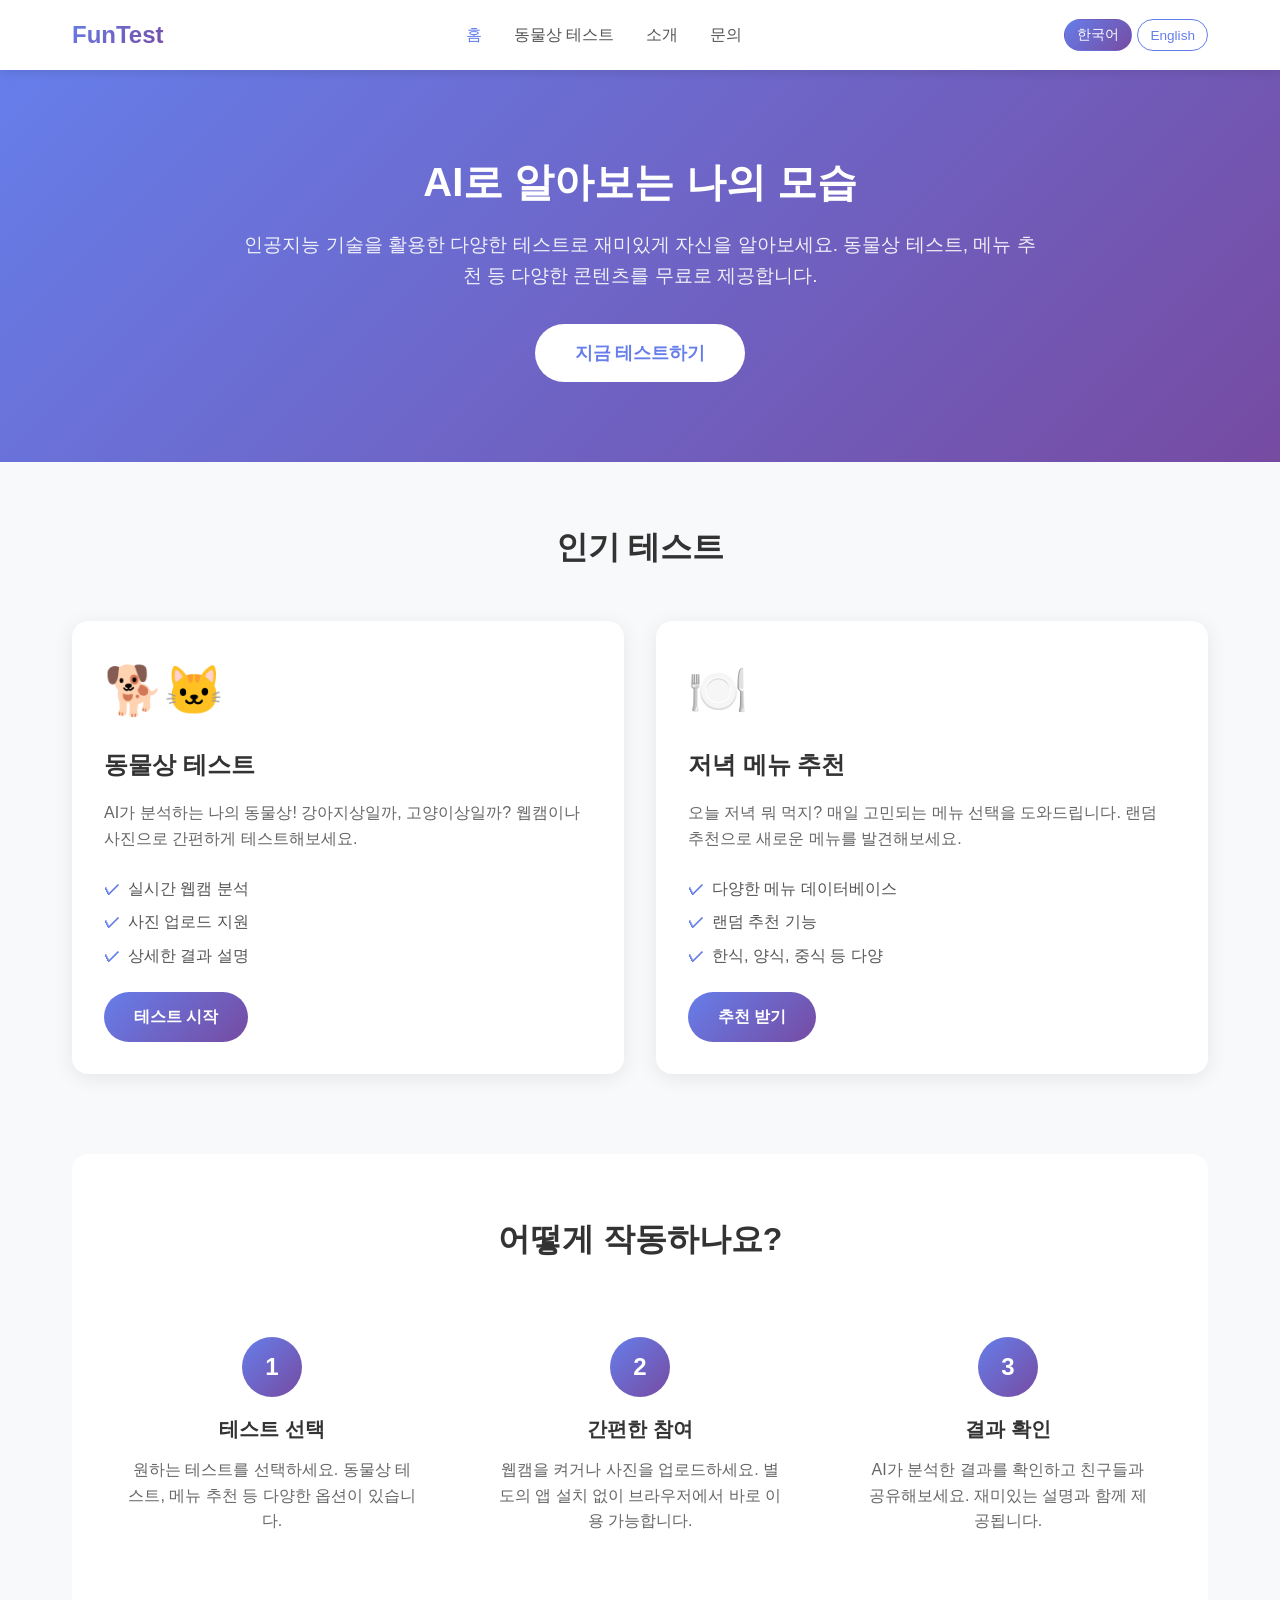
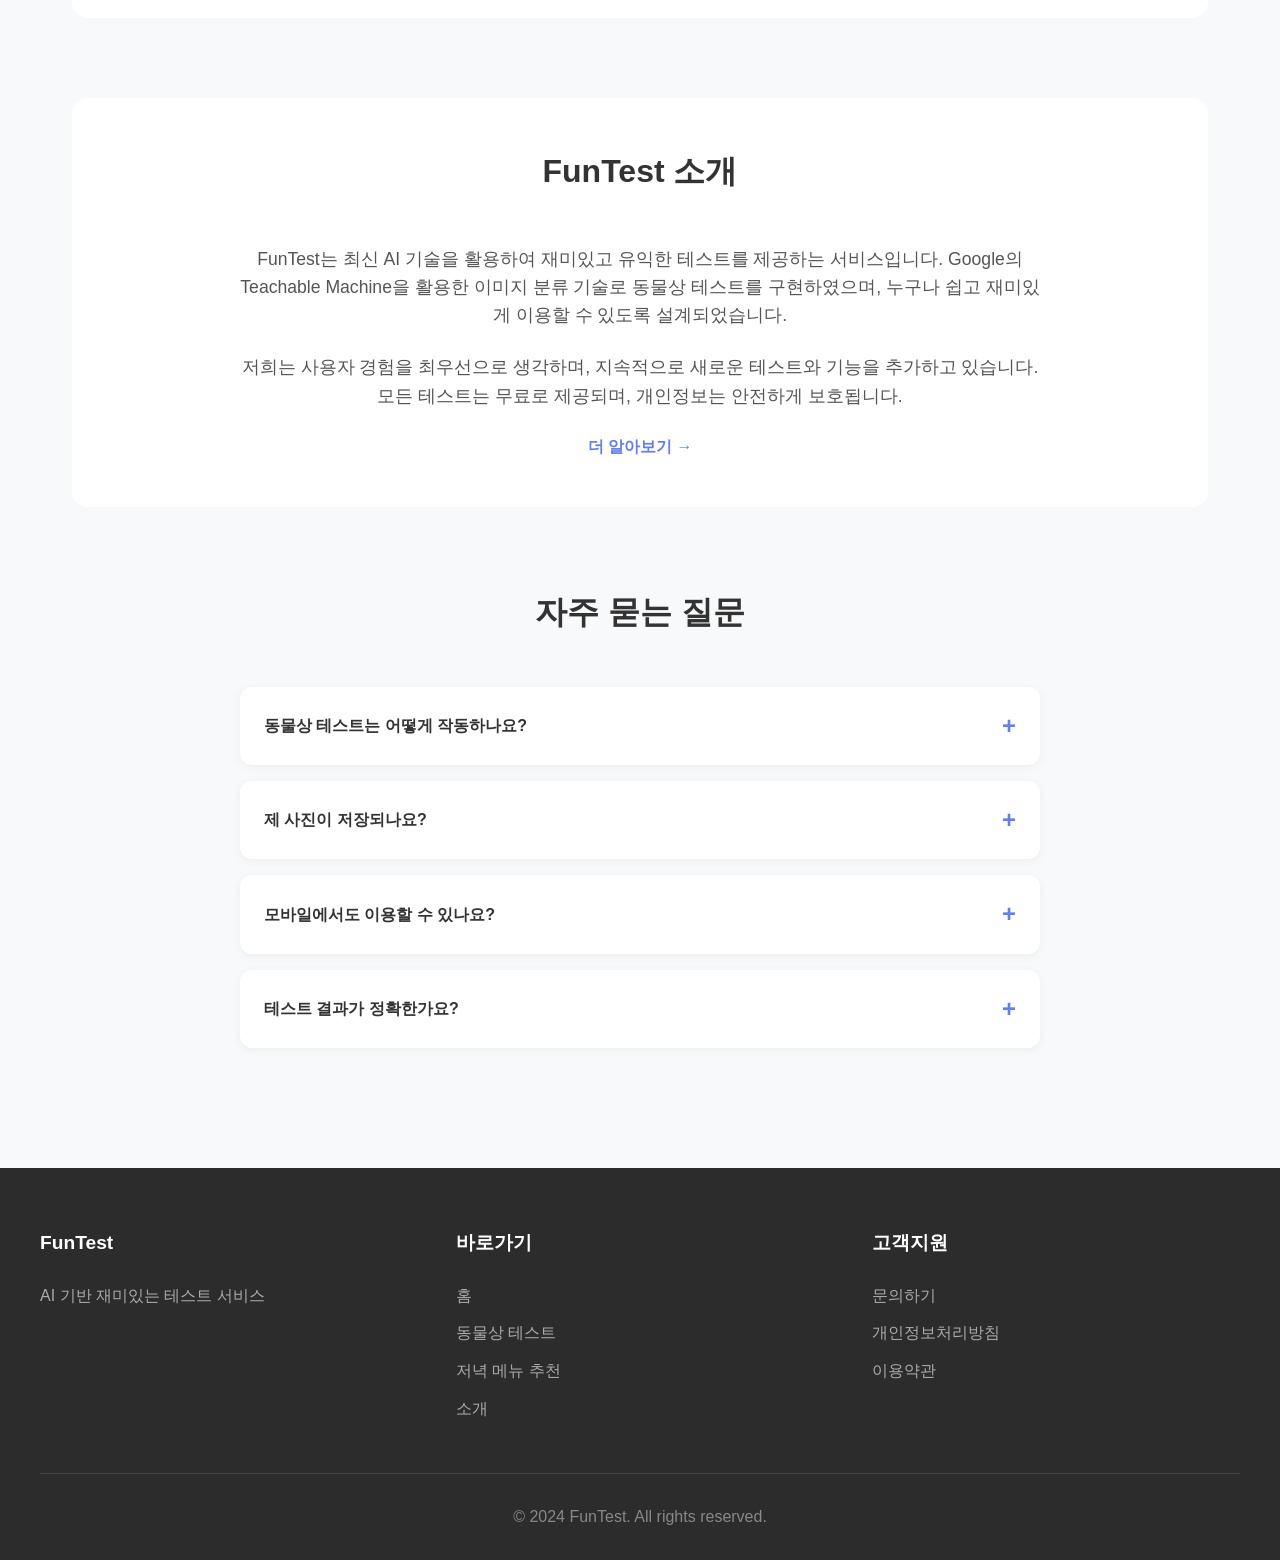
<file: index.html>
<!DOCTYPE html>
<html lang="ko">
<head>
    <!-- Google tag (gtag.js) -->
<script async src="https://www.googletagmanager.com/gtag/js?id=G-TB610V2PNJ"></script>
<script>
  window.dataLayer = window.dataLayer || [];
  function gtag(){dataLayer.push(arguments);}
  gtag('js', new Date());

  gtag('config', 'G-TB610V2PNJ');
</script>
    <meta charset="UTF-8">
    <meta name="viewport" content="width=device-width, initial-scale=1.0">
    <title>FunTest | AI 동물상 테스트, 저녁 메뉴 추천</title>
    <meta name="description" content="AI가 내 얼굴로 동물상을 분석해주는 동물상 테스트, 오늘 뭐 먹을지 고민될 때 메뉴 추천 등 재미있는 AI 테스트를 FunTest에서 무료로 즐겨보세요.">
    <link rel="icon" href="favicon.svg" type="image/svg+xml">
    <link rel="stylesheet" href="style.css">
    <script async src="https://pagead2.googlesyndication.com/pagead/js/adsbygoogle.js?client=ca-pub-7091768814337632"
     crossorigin="anonymous"></script>
    <meta name="google-adsense-account" content="ca-pub-7091768814337632">
<script type="text/javascript">
    (function(c,l,a,r,i,t,y){
        c[a]=c[a]||function(){(c[a].q=c[a].q||[]).push(arguments)};
        t=l.createElement(r);t.async=1;t.src="https://www.clarity.ms/tag/"+i;
        y=l.getElementsByTagName(r)[0];y.parentNode.insertBefore(t,y);
    })(window, document, "clarity", "script", "va3ctwopv7");
</script>
<script type="application/ld+json">
    [
      {
        "@context": "https://schema.org",
        "@type": "WebSite",
        "name": "FunTest",
        "url": "https://product-builder-lecture-5s2.pages.dev/",
        "description": "AI가 내 얼굴로 동물상을 분석해주는 동물상 테스트, 오늘 뭐 먹을지 고민될 때 메뉴 추천 등 재미있는 AI 테스트를 FunTest에서 무료로 즐겨보세요.",
        "potentialAction": {
          "@type": "SearchAction",
          "target": "https://product-builder-lecture-5s2.pages.dev/index.html?q={search_term_string}",
          "query-input": "required name=search_term_string"
        }
      },
      {
        "@context": "https://schema.org",
        "@type": "Organization",
        "name": "FunTest",
        "url": "https://product-builder-lecture-5s2.pages.dev/",
        "logo": "https://product-builder-lecture-5s2.pages.dev/favicon.svg"
      }
    ]
    </script>
</head>
<body>
    <!-- Navigation -->
    <nav class="main-nav">
        <div class="nav-container">
            <a href="index.html" class="logo">FunTest</a>
            <ul class="nav-links">
                <li><a href="index.html" class="active" data-i18n="nav_home">홈</a></li>
                <li><a href="animal.html" data-i18n="nav_animal_test">동물상 테스트</a></li>
                <li><a href="about.html" data-i18n="nav_about">소개</a></li>
                <li><a href="contact.html" data-i18n="nav_contact">문의</a></li>
            </ul>
            <div class="lang-switcher">
                <button class="lang-btn" data-lang="ko">한국어</button>
                <button class="lang-btn" data-lang="en">English</button>
            </div>
            <button class="mobile-menu-btn" id="mobile-menu-btn">
                <span></span>
                <span></span>
                <span></span>
            </button>
        </div>
    </nav>

    <!-- Hero Section -->
    <section class="hero">
        <div class="hero-content">
            <h1 data-i18n="hero_title">AI로 알아보는 나의 모습</h1>
            <p data-i18n="hero_description">인공지능 기술을 활용한 다양한 테스트로 재미있게 자신을 알아보세요. 동물상 테스트, 메뉴 추천 등 다양한 콘텐츠를 무료로 제공합니다.</p>
            <a href="animal.html" class="cta-button" data-i18n="hero_cta">지금 테스트하기</a>
        </div>
    </section>

    <!-- Main Content -->
    <main class="main-content">
        <!-- Featured Tests Section -->
        <section class="featured-section">
            <h2 class="section-title" data-i18n="featured_title">인기 테스트</h2>
            <div class="test-grid">
                <!-- Animal Test Card -->
                <article class="test-card">
                    <div class="card-icon">🐕🐱</div>
                    <h3 data-i18n="animal_test_title">동물상 테스트</h3>
                    <p data-i18n="animal_test_desc">AI가 분석하는 나의 동물상! 강아지상일까, 고양이상일까? 웹캠이나 사진으로 간편하게 테스트해보세요.</p>
                    <ul class="card-features">
                        <li data-i18n="animal_feature_1">실시간 웹캠 분석</li>
                        <li data-i18n="animal_feature_2">사진 업로드 지원</li>
                        <li data-i18n="animal_feature_3">상세한 결과 설명</li>
                    </ul>
                    <a href="animal.html" class="card-button" data-i18n="start_test">테스트 시작</a>
                </article>

                <!-- Menu Recommendation Card -->
                <article class="test-card">
                    <div class="card-icon">🍽️</div>
                    <h3 data-i18n="menu_test_title">저녁 메뉴 추천</h3>
                    <p data-i18n="menu_test_desc">오늘 저녁 뭐 먹지? 매일 고민되는 메뉴 선택을 도와드립니다. 랜덤 추천으로 새로운 메뉴를 발견해보세요.</p>
                    <ul class="card-features">
                        <li data-i18n="menu_feature_1">다양한 메뉴 데이터베이스</li>
                        <li data-i18n="menu_feature_2">랜덤 추천 기능</li>
                        <li data-i18n="menu_feature_3">한식, 양식, 중식 등 다양</li>
                    </ul>
                    <a href="menu.html" class="card-button" data-i18n="get_recommendation">추천 받기</a>
                </article>
            </div>
        </section>

        <!-- How It Works Section -->
        <section class="how-it-works">
            <h2 class="section-title" data-i18n="how_it_works_title">어떻게 작동하나요?</h2>
            <div class="steps-grid">
                <div class="step">
                    <div class="step-number">1</div>
                    <h3 data-i18n="step1_title">테스트 선택</h3>
                    <p data-i18n="step1_desc">원하는 테스트를 선택하세요. 동물상 테스트, 메뉴 추천 등 다양한 옵션이 있습니다.</p>
                </div>
                <div class="step">
                    <div class="step-number">2</div>
                    <h3 data-i18n="step2_title">간편한 참여</h3>
                    <p data-i18n="step2_desc">웹캠을 켜거나 사진을 업로드하세요. 별도의 앱 설치 없이 브라우저에서 바로 이용 가능합니다.</p>
                </div>
                <div class="step">
                    <div class="step-number">3</div>
                    <h3 data-i18n="step3_title">결과 확인</h3>
                    <p data-i18n="step3_desc">AI가 분석한 결과를 확인하고 친구들과 공유해보세요. 재미있는 설명과 함께 제공됩니다.</p>
                </div>
            </div>
        </section>

        <!-- About Section -->
        <section class="about-section">
            <h2 class="section-title" data-i18n="about_title">FunTest 소개</h2>
            <div class="about-content">
                <p data-i18n="about_p1">FunTest는 최신 AI 기술을 활용하여 재미있고 유익한 테스트를 제공하는 서비스입니다. Google의 Teachable Machine을 활용한 이미지 분류 기술로 동물상 테스트를 구현하였으며, 누구나 쉽고 재미있게 이용할 수 있도록 설계되었습니다.</p>
                <p data-i18n="about_p2">저희는 사용자 경험을 최우선으로 생각하며, 지속적으로 새로운 테스트와 기능을 추가하고 있습니다. 모든 테스트는 무료로 제공되며, 개인정보는 안전하게 보호됩니다.</p>
                <a href="about.html" class="text-link" data-i18n="learn_more">더 알아보기 →</a>
            </div>
        </section>

        <!-- FAQ Section -->
        <section class="faq-section" id="faq">
            <h2 class="section-title" data-i18n="faq_title">자주 묻는 질문</h2>
            <div class="faq-list">
                <details class="faq-item">
                    <summary data-i18n="faq1_q">동물상 테스트는 어떻게 작동하나요?</summary>
                    <p data-i18n="faq1_a">동물상 테스트는 Google Teachable Machine으로 학습된 AI 모델을 사용합니다. 사용자의 얼굴 사진을 분석하여 강아지상과 고양이상 중 어느 쪽에 더 가까운지 확률로 보여드립니다. 재미로 즐기는 테스트이며, 과학적 근거가 있는 것은 아닙니다.</p>
                </details>
                <details class="faq-item">
                    <summary data-i18n="faq2_q">제 사진이 저장되나요?</summary>
                    <p data-i18n="faq2_a">아니요, 사용자의 사진은 서버에 저장되지 않습니다. 모든 분석은 사용자의 브라우저에서 직접 이루어지며, 분석이 완료되면 이미지 데이터는 자동으로 삭제됩니다. 개인정보 보호를 최우선으로 생각합니다.</p>
                </details>
                <details class="faq-item">
                    <summary data-i18n="faq3_q">모바일에서도 이용할 수 있나요?</summary>
                    <p data-i18n="faq3_a">네, FunTest는 모바일 기기에 최적화되어 있습니다. 스마트폰이나 태블릿의 브라우저에서 접속하여 모든 테스트를 이용하실 수 있습니다. 모바일 카메라를 활용한 실시간 테스트도 지원됩니다.</p>
                </details>
                <details class="faq-item">
                    <summary data-i18n="faq4_q">테스트 결과가 정확한가요?</summary>
                    <p data-i18n="faq4_a">동물상 테스트는 재미를 위한 엔터테인먼트 콘텐츠입니다. AI 모델이 학습한 패턴을 기반으로 분석하지만, 이는 과학적으로 검증된 방법이 아닙니다. 친구들과 함께 가볍게 즐기시면 됩니다.</p>
                </details>
            </div>
        </section>
    </main>

    <!-- Footer -->
    <footer class="main-footer">
        <div class="footer-content">
            <div class="footer-section">
                <h4>FunTest</h4>
                <p data-i18n="footer_description">AI 기반 재미있는 테스트 서비스</p>
            </div>
            <div class="footer-section">
                <h4 data-i18n="footer_links">바로가기</h4>
                <ul>
                    <li><a href="index.html" data-i18n="nav_home">홈</a></li>
                    <li><a href="animal.html" data-i18n="nav_animal_test">동물상 테스트</a></li>
                    <li><a href="menu.html" data-i18n="menu_test_title">메뉴 추천</a></li>
                    <li><a href="about.html" data-i18n="nav_about">소개</a></li>
                </ul>
            </div>
            <div class="footer-section">
                <h4 data-i18n="footer_support">고객지원</h4>
                <ul>
                    <li><a href="contact.html" data-i18n="footer_contact">문의하기</a></li>
                    <li><a href="privacy.html" data-i18n="footer_privacy">개인정보처리방침</a></li>
                    <li><a href="terms.html" data-i18n="footer_terms">이용약관</a></li>
                </ul>
            </div>
        </div>
        <div class="footer-bottom">
            <p data-i18n="footer_copyright">© 2024 FunTest. All rights reserved.</p>
        </div>
    </footer>

    <script src="i18n.js"></script>
    <script>
        // Mobile menu toggle
        document.getElementById('mobile-menu-btn').addEventListener('click', function() {
            document.querySelector('.nav-links').classList.toggle('active');
            this.classList.toggle('active');
        });
    </script>
</body>
</html>
</file>
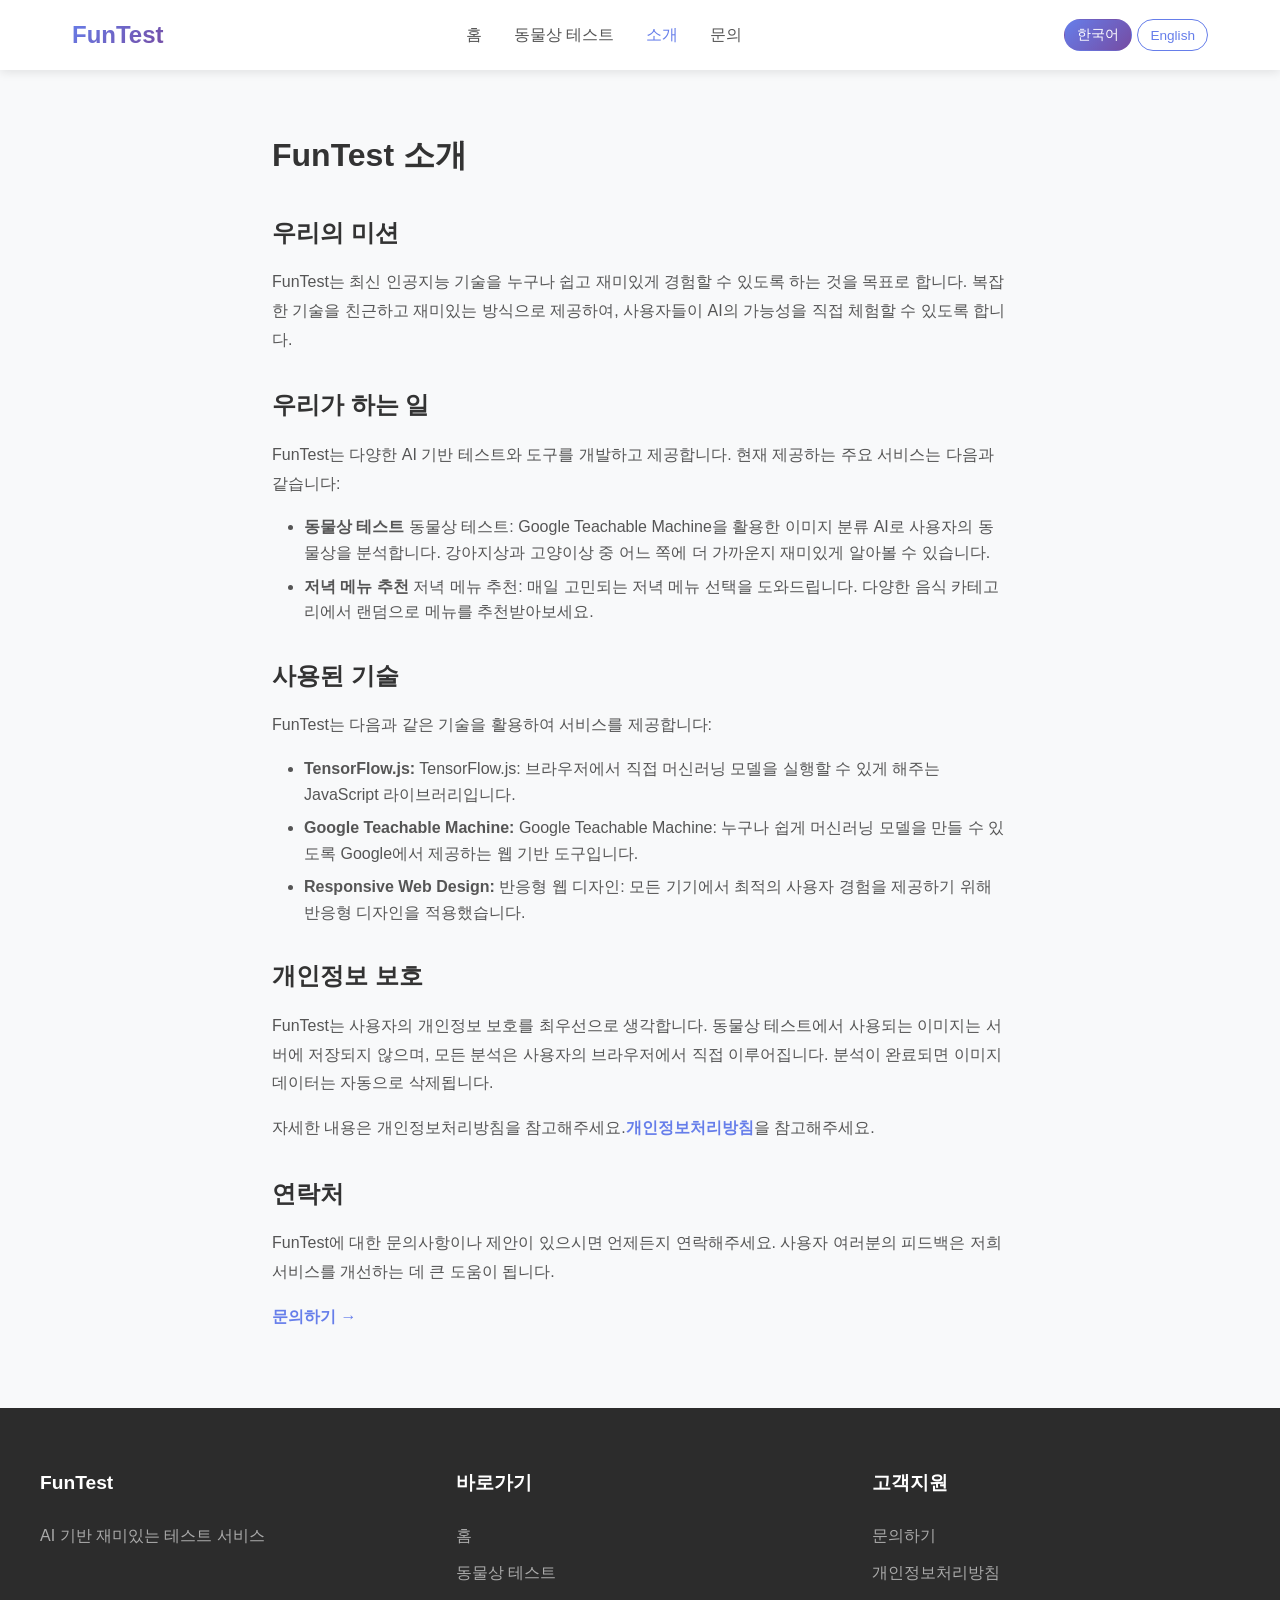
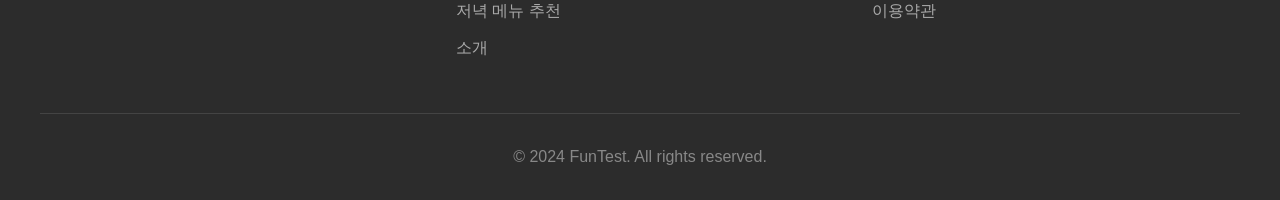
<file: about.html>
<!DOCTYPE html>
<html lang="ko">
<head>
    <!-- Google tag (gtag.js) -->
<script async src="https://www.googletagmanager.com/gtag/js?id=G-TB610V2PNJ"></script>
<script>
  window.dataLayer = window.dataLayer || [];
  function gtag(){dataLayer.push(arguments);}
  gtag('js', new Date());

  gtag('config', 'G-TB610V2PNJ');
</script>
    <meta charset="UTF-8">
    <meta name="viewport" content="width=device-width, initial-scale=1.0">
    <title>FunTest 소개 | AI 기술로 만드는 재미있는 테스트</title>
    <meta name="description" content="FunTest는 최신 AI 기술을 누구나 쉽고 재미있게 경험할 수 있도록 하는 것을 목표로 합니다. FunTest의 미션과 사용된 기술에 대해 더 알아보세요.">
    <link rel="icon" href="favicon.svg" type="image/svg+xml">
    <link rel="stylesheet" href="style.css">
    <script async src="https://pagead2.googlesyndication.com/pagead/js/adsbygoogle.js?client=ca-pub-7091768814337632"
     crossorigin="anonymous"></script>
<script type="text/javascript">
    (function(c,l,a,r,i,t,y){
        c[a]=c[a]||function(){(c[a].q=c[a].q||[]).push(arguments)};
        t=l.createElement(r);t.async=1;t.src="https://www.clarity.ms/tag/"+i;
        y=l.getElementsByTagName(r)[0];y.parentNode.insertBefore(t,y);
    })(window, document, "clarity", "script", "va3ctwopv7");
</script>
<script type="application/ld+json">
    {
      "@context": "https://schema.org",
      "@type": "WebPage",
      "name": "FunTest 소개 | AI 기술로 만드는 재미있는 테스트",
      "url": "https://product-builder-lecture-5s2.pages.dev/about.html",
      "description": "FunTest는 최신 AI 기술을 누구나 쉽고 재미있게 경험할 수 있도록 하는 것을 목표로 합니다. FunTest의 미션과 사용된 기술에 대해 더 알아보세요.",
      "isPartOf": {
        "@type": "WebSite",
        "name": "FunTest",
        "url": "https://product-builder-lecture-5s2.pages.dev/"
      }
    }
    </script>
</head>
<body>
    <!-- Navigation -->
    <nav class="main-nav">
        <div class="nav-container">
            <a href="index.html" class="logo">FunTest</a>
            <ul class="nav-links">
                <li><a href="index.html" data-i18n="nav_home">홈</a></li>
                <li><a href="animal.html" data-i18n="nav_animal_test">동물상 테스트</a></li>
                <li><a href="about.html" class="active" data-i18n="nav_about">소개</a></li>
                <li><a href="contact.html" data-i18n="nav_contact">문의</a></li>
            </ul>
            <div class="lang-switcher">
                <button class="lang-btn" data-lang="ko">한국어</button>
                <button class="lang-btn" data-lang="en">English</button>
            </div>
            <button class="mobile-menu-btn" id="mobile-menu-btn">
                <span></span>
                <span></span>
                <span></span>
            </button>
        </div>
    </nav>

    <div class="page-container">
        <h1 data-i18n="about_page_title">FunTest 소개</h1>

        <h2 data-i18n="mission_title">우리의 미션</h2>
        <p data-i18n="mission_desc">FunTest는 최신 인공지능 기술을 누구나 쉽고 재미있게 경험할 수 있도록 하는 것을 목표로 합니다. 복잡한 기술을 친근하고 재미있는 방식으로 제공하여, 사용자들이 AI의 가능성을 직접 체험할 수 있도록 합니다.</p>

        <h2 data-i18n="what_we_do_title">우리가 하는 일</h2>
        <p data-i18n="what_we_do_desc">FunTest는 다양한 AI 기반 테스트와 도구를 개발하고 제공합니다. 현재 제공하는 주요 서비스는 다음과 같습니다:</p>
        <ul>
            <li><strong data-i18n="nav_animal_test">동물상 테스트:</strong> <span data-i18n="service_animal">Google Teachable Machine을 활용한 이미지 분류 AI로 사용자의 동물상을 분석합니다. 강아지상과 고양이상 중 어느 쪽에 더 가까운지 재미있게 알아볼 수 있습니다.</span></li>
            <li><strong data-i18n="menu_test_title">저녁 메뉴 추천:</strong> <span data-i18n="service_menu">매일 고민되는 저녁 메뉴 선택을 도와드립니다. 다양한 음식 카테고리에서 랜덤으로 메뉴를 추천받아보세요.</span></li>
        </ul>

        <h2 data-i18n="tech_title">사용된 기술</h2>
        <p data-i18n="tech_desc">FunTest는 다음과 같은 기술을 활용하여 서비스를 제공합니다:</p>
        <ul>
            <li><strong>TensorFlow.js:</strong> <span data-i18n="tech_tf">브라우저에서 직접 머신러닝 모델을 실행할 수 있게 해주는 JavaScript 라이브러리입니다.</span></li>
            <li><strong>Google Teachable Machine:</strong> <span data-i18n="tech_tm">누구나 쉽게 머신러닝 모델을 만들 수 있도록 Google에서 제공하는 웹 기반 도구입니다.</span></li>
            <li><strong>Responsive Web Design:</strong> <span data-i18n="tech_responsive">모든 기기에서 최적의 사용자 경험을 제공하기 위해 반응형 디자인을 적용했습니다.</span></li>
        </ul>

        <h2 data-i18n="privacy_title">개인정보 보호</h2>
        <p data-i18n="privacy_about_desc">FunTest는 사용자의 개인정보 보호를 최우선으로 생각합니다. 동물상 테스트에서 사용되는 이미지는 서버에 저장되지 않으며, 모든 분석은 사용자의 브라우저에서 직접 이루어집니다. 분석이 완료되면 이미지 데이터는 자동으로 삭제됩니다.</p>
        <p><span data-i18n="privacy_link">자세한 내용은 </span><a href="privacy.html" class="text-link" data-i18n="footer_privacy">개인정보처리방침</a><span>을 참고해주세요.</span></p>

        <h2 data-i18n="contact_title">연락처</h2>
        <p data-i18n="contact_about_desc">FunTest에 대한 문의사항이나 제안이 있으시면 언제든지 연락해주세요. 사용자 여러분의 피드백은 저희 서비스를 개선하는 데 큰 도움이 됩니다.</p>
        <p><a href="contact.html" class="text-link" data-i18n="contact_link">문의하기 →</a></p>
    </div>

    <!-- Footer -->
    <footer class="main-footer">
        <div class="footer-content">
            <div class="footer-section">
                <h4>FunTest</h4>
                <p data-i18n="footer_description">AI 기반 재미있는 테스트 서비스</p>
            </div>
            <div class="footer-section">
                <h4 data-i18n="footer_links">바로가기</h4>
                <ul>
                    <li><a href="index.html" data-i18n="nav_home">홈</a></li>
                    <li><a href="animal.html" data-i18n="nav_animal_test">동물상 테스트</a></li>
                    <li><a href="menu.html" data-i18n="menu_test_title">메뉴 추천</a></li>
                    <li><a href="about.html" data-i18n="nav_about">소개</a></li>
                </ul>
            </div>
            <div class="footer-section">
                <h4 data-i18n="footer_support">고객지원</h4>
                <ul>
                    <li><a href="contact.html" data-i18n="footer_contact">문의하기</a></li>
                    <li><a href="privacy.html" data-i18n="footer_privacy">개인정보처리방침</a></li>
                    <li><a href="terms.html" data-i18n="footer_terms">이용약관</a></li>
                </ul>
            </div>
        </div>
        <div class="footer-bottom">
            <p data-i18n="footer_copyright">© 2024 FunTest. All rights reserved.</p>
        </div>
    </footer>

    <script src="i18n.js"></script>
    <script>
        document.getElementById('mobile-menu-btn').addEventListener('click', function() {
            document.querySelector('.nav-links').classList.toggle('active');
            this.classList.toggle('active');
        });
    </script>
</body>
</html>
</file>
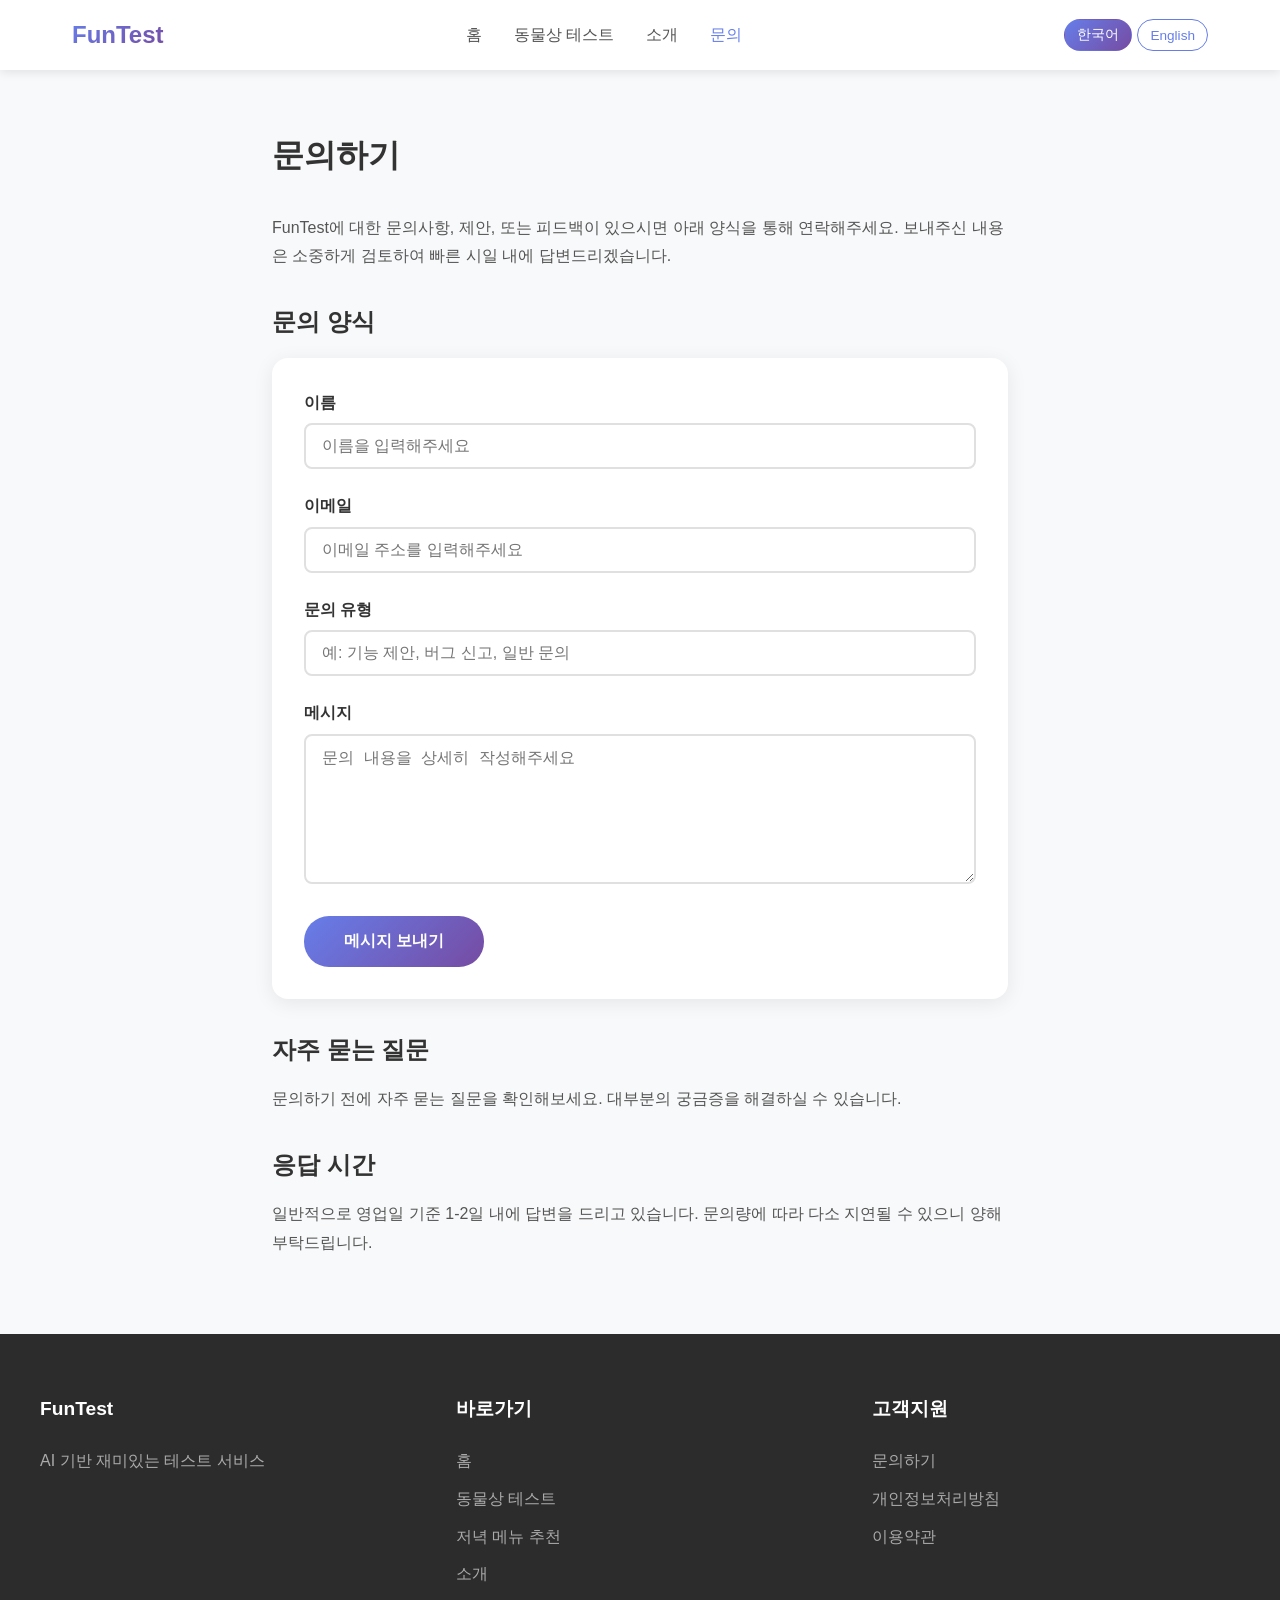
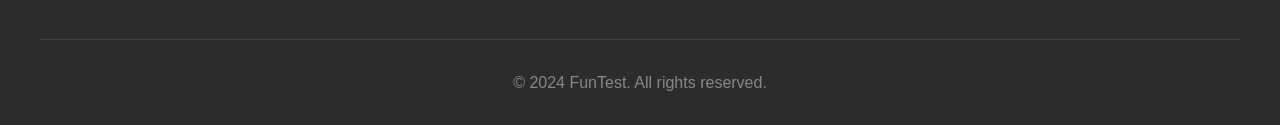
<file: contact.html>
<!DOCTYPE html>
<html lang="ko">
<head>
    <!-- Google tag (gtag.js) -->
<script async src="https://www.googletagmanager.com/gtag/js?id=G-TB610V2PNJ"></script>
<script>
  window.dataLayer = window.dataLayer || [];
  function gtag(){dataLayer.push(arguments);}
  gtag('js', new Date());

  gtag('config', 'G-TB610V2PNJ');
</script>
    <meta charset="UTF-8">
    <meta name="viewport" content="width=device-width, initial-scale=1.0">
    <title>문의하기 | FunTest</title>
    <meta name="description" content="FunTest에 대한 질문, 기능 제안, 버그 신고, 또는 피드백이 있으시면 언제든지 문의해주세요.">
    <link rel="icon" href="favicon.svg" type="image/svg+xml">
    <link rel="stylesheet" href="style.css">
    <script async src="https://pagead2.googlesyndication.com/pagead/js/adsbygoogle.js?client=ca-pub-7091768814337632"
     crossorigin="anonymous"></script>
<script type="text/javascript">
    (function(c,l,a,r,i,t,y){
        c[a]=c[a]||function(){(c[a].q=c[a].q||[]).push(arguments)};
        t=l.createElement(r);t.async=1;t.src="https://www.clarity.ms/tag/"+i;
        y=l.getElementsByTagName(r)[0];y.parentNode.insertBefore(t,y);
    })(window, document, "clarity", "script", "va3ctwopv7");
</script>
<script type="application/ld+json">
    {
      "@context": "https://schema.org",
      "@type": "WebPage",
      "name": "문의하기 | FunTest",
      "url": "https://product-builder-lecture-5s2.pages.dev/contact.html",
      "description": "FunTest에 대한 질문, 기능 제안, 버그 신고, 또는 피드백이 있으시면 언제든지 문의해주세요.",
      "isPartOf": {
        "@type": "WebSite",
        "name": "FunTest",
        "url": "https://product-builder-lecture-5s2.pages.dev/"
      }
    }
    </script>
</head>
<body>
    <!-- Navigation -->
    <nav class="main-nav">
        <div class="nav-container">
            <a href="index.html" class="logo">FunTest</a>
            <ul class="nav-links">
                <li><a href="index.html" data-i18n="nav_home">홈</a></li>
                <li><a href="animal.html" data-i18n="nav_animal_test">동물상 테스트</a></li>
                <li><a href="about.html" data-i18n="nav_about">소개</a></li>
                <li><a href="contact.html" class="active" data-i18n="nav_contact">문의</a></li>
            </ul>
            <div class="lang-switcher">
                <button class="lang-btn" data-lang="ko">한국어</button>
                <button class="lang-btn" data-lang="en">English</button>
            </div>
            <button class="mobile-menu-btn" id="mobile-menu-btn">
                <span></span>
                <span></span>
                <span></span>
            </button>
        </div>
    </nav>

    <div class="page-container">
        <h1 data-i18n="contact_page_title">문의하기</h1>

        <p data-i18n="contact_page_desc">FunTest에 대한 문의사항, 제안, 또는 피드백이 있으시면 아래 양식을 통해 연락해주세요. 보내주신 내용은 소중하게 검토하여 빠른 시일 내에 답변드리겠습니다.</p>

        <h2 data-i18n="form_title">문의 양식</h2>
        <form action="https://formspree.io/f/xykjvype" method="POST" class="contact-form">
            <div class="form-group">
                <label for="name" data-i18n="form_name">이름</label>
                <input type="text" id="name" name="name" required data-i18n-placeholder="form_name_placeholder" placeholder="이름을 입력해주세요">
            </div>
            <div class="form-group">
                <label for="email" data-i18n="form_email">이메일</label>
                <input type="email" id="email" name="email" required data-i18n-placeholder="form_email_placeholder" placeholder="이메일 주소를 입력해주세요">
            </div>
            <div class="form-group">
                <label for="subject" data-i18n="form_subject">문의 유형</label>
                <input type="text" id="subject" name="subject" required data-i18n-placeholder="form_subject_placeholder" placeholder="예: 기능 제안, 버그 신고, 일반 문의">
            </div>
            <div class="form-group">
                <label for="message" data-i18n="form_message">메시지</label>
                <textarea id="message" name="message" required data-i18n-placeholder="form_message_placeholder" placeholder="문의 내용을 상세히 작성해주세요"></textarea>
            </div>
            <button type="submit" class="submit-btn" data-i18n="form_submit">메시지 보내기</button>
        </form>

        <h2 data-i18n="faq_title">자주 묻는 질문</h2>
        <p data-i18n="faq_link">문의하기 전에 자주 묻는 질문을 확인해보세요. 대부분의 궁금증을 해결하실 수 있습니다.</p>

        <h2 data-i18n="response_title">응답 시간</h2>
        <p data-i18n="response_desc">일반적으로 영업일 기준 1-2일 내에 답변을 드리고 있습니다. 문의량에 따라 다소 지연될 수 있으니 양해 부탁드립니다.</p>
    </div>

    <!-- Footer -->
    <footer class="main-footer">
        <div class="footer-content">
            <div class="footer-section">
                <h4>FunTest</h4>
                <p data-i18n="footer_description">AI 기반 재미있는 테스트 서비스</p>
            </div>
            <div class="footer-section">
                <h4 data-i18n="footer_links">바로가기</h4>
                <ul>
                    <li><a href="index.html" data-i18n="nav_home">홈</a></li>
                    <li><a href="animal.html" data-i18n="nav_animal_test">동물상 테스트</a></li>
                    <li><a href="menu.html" data-i18n="menu_test_title">메뉴 추천</a></li>
                    <li><a href="about.html" data-i18n="nav_about">소개</a></li>
                </ul>
            </div>
            <div class="footer-section">
                <h4 data-i18n="footer_support">고객지원</h4>
                <ul>
                    <li><a href="contact.html" data-i18n="footer_contact">문의하기</a></li>
                    <li><a href="privacy.html" data-i18n="footer_privacy">개인정보처리방침</a></li>
                    <li><a href="terms.html" data-i18n="footer_terms">이용약관</a></li>
                </ul>
            </div>
        </div>
        <div class="footer-bottom">
            <p data-i18n="footer_copyright">© 2024 FunTest. All rights reserved.</p>
        </div>
    </footer>

    <script src="i18n.js"></script>
    <script>
        document.getElementById('mobile-menu-btn').addEventListener('click', function() {
            document.querySelector('.nav-links').classList.toggle('active');
            this.classList.toggle('active');
        });
    </script>
</body>
</html>
</file>
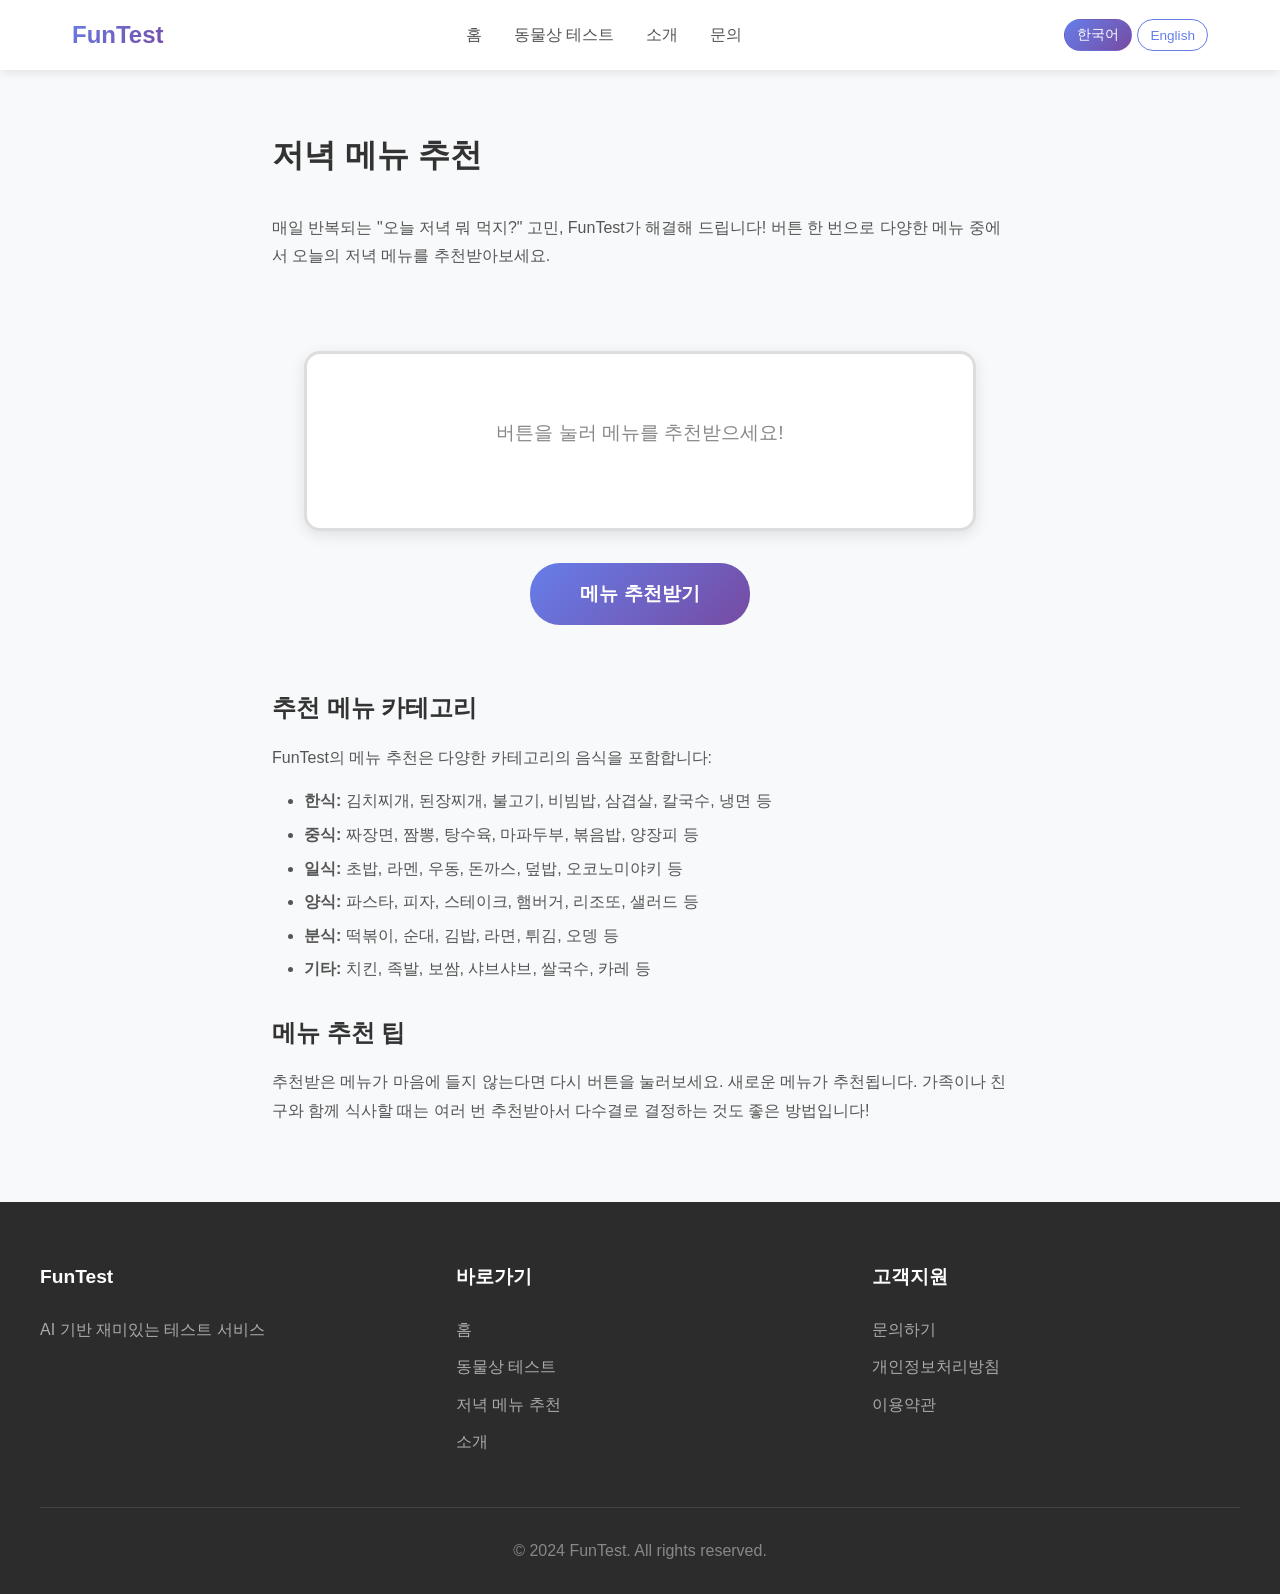
<file: menu.html>
<!DOCTYPE html>
<html lang="ko">
<head>
    <!-- Google tag (gtag.js) -->
<script async src="https://www.googletagmanager.com/gtag/js?id=G-TB610V2PNJ"></script>
<script>
  window.dataLayer = window.dataLayer || [];
  function gtag(){dataLayer.push(arguments);}
  gtag('js', new Date());

  gtag('config', 'G-TB610V2PNJ');
</script>
    <meta charset="UTF-8">
    <meta name="viewport" content="width=device-width, initial-scale=1.0">
    <title>저녁 메뉴 추천 | 오늘 뭐 먹지? AI 랜덤 메뉴 추천 - FunTest</title>
    <meta name="description" content="오늘 저녁 뭐 먹을지 고민이신가요? 버튼 하나로 한식, 중식, 일식, 양식 등 다양한 메뉴를 랜덤으로 추천해 드립니다. 더 이상 저녁 메뉴로 고민하지 마세요!">
    <link rel="icon" href="favicon.svg" type="image/svg+xml">
    <link rel="stylesheet" href="https://cdnjs.cloudflare.com/ajax/libs/font-awesome/6.5.2/css/all.min.css">
    <script src="https://developers.kakao.com/sdk/js/kakao.min.js"></script>
    <link rel="stylesheet" href="style.css">
    <script async src="https://pagead2.googlesyndication.com/pagead/js/adsbygoogle.js?client=ca-pub-7091768814337632"
     crossorigin="anonymous"></script>
<script type="text/javascript">
    (function(c,l,a,r,i,t,y){
        c[a]=c[a]||function(){(c[a].q=c[a].q||[]).push(arguments)};
        t=l.createElement(r);t.async=1;t.src="https://www.clarity.ms/tag/"+i;
        y=l.getElementsByTagName(r)[0];y.parentNode.insertBefore(t,y);
    })(window, document, "clarity", "script", "va3ctwopv7");
</script>
<script type="application/ld+json">
    [
      {
        "@context": "https://schema.org",
        "@type": "WebPage",
        "name": "저녁 메뉴 추천 | 오늘 뭐 먹지? AI 랜덤 메뉴 추천 - FunTest",
        "url": "https://product-builder-lecture-5s2.pages.dev/menu.html",
        "description": "오늘 저녁 뭐 먹을지 고민이신가요? 버튼 하나로 한식, 중식, 일식, 양식 등 다양한 메뉴를 랜덤으로 추천해 드립니다. 더 이상 저녁 메뉴로 고민하지 마세요!",
        "isPartOf": {
          "@type": "WebSite",
          "name": "FunTest",
          "url": "https://product-builder-lecture-5s2.pages.dev/"
        }
      },
      {
        "@context": "https://schema.org",
        "@type": "HowTo",
        "name": "AI 저녁 메뉴 추천 받는 방법",
        "step": [
          {
            "@type": "HowToStep",
            "name": "버튼 클릭",
            "text": "'메뉴 추천받기' 버튼을 클릭하세요."
          },
          {
            "@type": "HowToStep",
            "name": "결과 확인",
            "text": "AI가 추천하는 오늘의 저녁 메뉴를 확인하세요."
          },
          {
            "@type": "HowToStep",
            "name": "다시 추천",
            "text": "마음에 들지 않으면 버튼을 다시 눌러 다른 메뉴를 추천받을 수 있습니다."
          }
        ]
      }
    ]
    </script>
</head>
<body>
    <!-- Navigation -->
    <nav class="main-nav">
        <div class="nav-container">
            <a href="index.html" class="logo">FunTest</a>
            <ul class="nav-links">
                <li><a href="index.html" data-i18n="nav_home">홈</a></li>
                <li><a href="animal.html" data-i18n="nav_animal_test">동물상 테스트</a></li>
                <li><a href="about.html" data-i18n="nav_about">소개</a></li>
                <li><a href="contact.html" data-i18n="nav_contact">문의</a></li>
            </ul>
            <div class="lang-switcher">
                <button class="lang-btn" data-lang="ko">한국어</button>
                <button class="lang-btn" data-lang="en">English</button>
            </div>
            <button class="mobile-menu-btn" id="mobile-menu-btn">
                <span></span>
                <span></span>
                <span></span>
            </button>
        </div>
    </nav>

    <div class="page-container">
        <h1 data-i18n="menu_page_title">저녁 메뉴 추천</h1>
        <p data-i18n="menu_page_desc">매일 반복되는 "오늘 저녁 뭐 먹지?" 고민, FunTest가 해결해 드립니다! 버튼 한 번으로 다양한 메뉴 중에서 오늘의 저녁 메뉴를 추천받아보세요.</p>

        <div class="menu-container">
            <div class="menu-display" id="menu-display">
                <p style="color: #888; font-size: 1.2rem;" data-i18n="menu_placeholder">버튼을 눌러 메뉴를 추천받으세요!</p>
            </div>
            <div class="share-container" id="share-container">
                <h3>결과 공유하기</h3>
                <div class="share-buttons">
                    <button class="share-btn kakao" id="kakao-share-btn"><i class="fas fa-comment"></i></button>
                    <button class="share-btn facebook" id="facebook-share-btn"><i class="fab fa-facebook-f"></i></button>
                    <button class="share-btn twitter" id="twitter-share-btn"><i class="fab fa-twitter"></i></button>
                    <button class="share-btn copy-link" id="copy-link-btn"><i class="fas fa-link"></i></button>
                </div>
            </div>
            <button class="recommend-btn" id="recommend-btn" data-i18n="menu_recommend_btn">메뉴 추천받기</button>
        </div>

        <h2 data-i18n="menu_category_title">추천 메뉴 카테고리</h2>
        <p data-i18n="menu_category_desc">FunTest의 메뉴 추천은 다양한 카테고리의 음식을 포함합니다:</p>
        <ul>
            <li><strong data-i18n="menu_korean">한식:</strong> <span data-i18n="menu_korean_items">김치찌개, 된장찌개, 불고기, 비빔밥, 삼겹살, 칼국수, 냉면 등</span></li>
            <li><strong data-i18n="menu_chinese">중식:</strong> <span data-i18n="menu_chinese_items">짜장면, 짬뽕, 탕수육, 마파두부, 볶음밥, 양장피 등</span></li>
            <li><strong data-i18n="menu_japanese">일식:</strong> <span data-i18n="menu_japanese_items">초밥, 라멘, 우동, 돈까스, 덮밥, 오코노미야키 등</span></li>
            <li><strong data-i18n="menu_western">양식:</strong> <span data-i18n="menu_western_items">파스타, 피자, 스테이크, 햄버거, 리조또, 샐러드 등</span></li>
            <li><strong data-i18n="menu_snack">분식:</strong> <span data-i18n="menu_snack_items">떡볶이, 순대, 김밥, 라면, 튀김, 오뎅 등</span></li>
            <li><strong data-i18n="menu_other">기타:</strong> <span data-i18n="menu_other_items">치킨, 족발, 보쌈, 샤브샤브, 쌀국수, 카레 등</span></li>
        </ul>

        <h2 data-i18n="menu_tip_title">메뉴 추천 팁</h2>
        <p data-i18n="menu_tip_desc">추천받은 메뉴가 마음에 들지 않는다면 다시 버튼을 눌러보세요. 새로운 메뉴가 추천됩니다. 가족이나 친구와 함께 식사할 때는 여러 번 추천받아서 다수결로 결정하는 것도 좋은 방법입니다!</p>
    </div>

    <!-- Footer -->
    <footer class="main-footer">
        <div class="footer-content">
            <div class="footer-section">
                <h4>FunTest</h4>
                <p data-i18n="footer_description">AI 기반 재미있는 테스트 서비스</p>
            </div>
            <div class="footer-section">
                <h4 data-i18n="footer_links">바로가기</h4>
                <ul>
                    <li><a href="index.html" data-i18n="nav_home">홈</a></li>
                    <li><a href="animal.html" data-i18n="nav_animal_test">동물상 테스트</a></li>
                    <li><a href="menu.html" data-i18n="menu_test_title">메뉴 추천</a></li>
                    <li><a href="about.html" data-i18n="nav_about">소개</a></li>
                </ul>
            </div>
            <div class="footer-section">
                <h4 data-i18n="footer_support">고객지원</h4>
                <ul>
                    <li><a href="contact.html" data-i18n="footer_contact">문의하기</a></li>
                    <li><a href="privacy.html" data-i18n="footer_privacy">개인정보처리방침</a></li>
                    <li><a href="terms.html" data-i18n="footer_terms">이용약관</a></li>
                </ul>
            </div>
        </div>
        <div class="footer-bottom">
            <p data-i18n="footer_copyright">© 2024 FunTest. All rights reserved.</p>
        </div>
    </footer>

    <script src="i18n.js"></script>
    <script>
        document.getElementById('mobile-menu-btn').addEventListener('click', function() {
            document.querySelector('.nav-links').classList.toggle('active');
            this.classList.toggle('active');
        });

        // Category colors and emojis
        const categoryColors = {
            "한식": { bg: "#fff5f5", border: "#e53e3e", emoji: "🇰🇷" },
            "중식": { bg: "#fffaf0", border: "#dd6b20", emoji: "🇨🇳" },
            "일식": { bg: "#fff5f7", border: "#d53f8c", emoji: "🇯🇵" },
            "양식": { bg: "#f0fff4", border: "#38a169", emoji: "🍴" },
            "분식": { bg: "#faf5ff", border: "#805ad5", emoji: "🍢" },
            "기타": { bg: "#ebf8ff", border: "#3182ce", emoji: "🍽️" },
            "Korean": { bg: "#fff5f5", border: "#e53e3e", emoji: "🇰🇷" },
            "Chinese": { bg: "#fffaf0", border: "#dd6b20", emoji: "🇨🇳" },
            "Japanese": { bg: "#fff5f7", border: "#d53f8c", emoji: "🇯🇵" },
            "Western": { bg: "#f0fff4", border: "#38a169", emoji: "🍴" },
            "Street Food": { bg: "#faf5ff", border: "#805ad5", emoji: "🍢" },
            "Others": { bg: "#ebf8ff", border: "#3182ce", emoji: "🍽️" }
        };

        const menus = {
            ko: [
                { name: "김치찌개", category: "한식", emoji: "🍲" },
                { name: "된장찌개", category: "한식", emoji: "🍲" },
                { name: "불고기", category: "한식", emoji: "🥩" },
                { name: "비빔밥", category: "한식", emoji: "🍚" },
                { name: "삼겹살", category: "한식", emoji: "🥓" },
                { name: "칼국수", category: "한식", emoji: "🍜" },
                { name: "냉면", category: "한식", emoji: "🍜" },
                { name: "제육볶음", category: "한식", emoji: "🥩" },
                { name: "순두부찌개", category: "한식", emoji: "🍲" },
                { name: "갈비찜", category: "한식", emoji: "🍖" },
                { name: "짜장면", category: "중식", emoji: "🍜" },
                { name: "짬뽕", category: "중식", emoji: "🍜" },
                { name: "탕수육", category: "중식", emoji: "🍖" },
                { name: "마파두부", category: "중식", emoji: "🥘" },
                { name: "볶음밥", category: "중식", emoji: "🍚" },
                { name: "양장피", category: "중식", emoji: "🥗" },
                { name: "깐풍기", category: "중식", emoji: "🍗" },
                { name: "초밥", category: "일식", emoji: "🍣" },
                { name: "라멘", category: "일식", emoji: "🍜" },
                { name: "우동", category: "일식", emoji: "🍜" },
                { name: "돈까스", category: "일식", emoji: "🍖" },
                { name: "규동", category: "일식", emoji: "🍚" },
                { name: "오코노미야키", category: "일식", emoji: "🥞" },
                { name: "파스타", category: "양식", emoji: "🍝" },
                { name: "피자", category: "양식", emoji: "🍕" },
                { name: "스테이크", category: "양식", emoji: "🥩" },
                { name: "햄버거", category: "양식", emoji: "🍔" },
                { name: "리조또", category: "양식", emoji: "🍚" },
                { name: "샐러드", category: "양식", emoji: "🥗" },
                { name: "떡볶이", category: "분식", emoji: "🍢" },
                { name: "순대", category: "분식", emoji: "🌭" },
                { name: "김밥", category: "분식", emoji: "🍙" },
                { name: "라면", category: "분식", emoji: "🍜" },
                { name: "튀김", category: "분식", emoji: "🍤" },
                { name: "치킨", category: "기타", emoji: "🍗" },
                { name: "족발", category: "기타", emoji: "🍖" },
                { name: "보쌈", category: "기타", emoji: "🥬" },
                { name: "샤브샤브", category: "기타", emoji: "🍲" },
                { name: "쌀국수", category: "기타", emoji: "🍜" },
                { name: "카레", category: "기타", emoji: "🍛" }
            ],
            en: [
                { name: "Kimchi Stew", category: "Korean", emoji: "🍲" },
                { name: "Soybean Paste Stew", category: "Korean", emoji: "🍲" },
                { name: "Bulgogi", category: "Korean", emoji: "🥩" },
                { name: "Bibimbap", category: "Korean", emoji: "🍚" },
                { name: "Samgyeopsal", category: "Korean", emoji: "🥓" },
                { name: "Kalguksu", category: "Korean", emoji: "🍜" },
                { name: "Naengmyeon", category: "Korean", emoji: "🍜" },
                { name: "Spicy Pork", category: "Korean", emoji: "🥩" },
                { name: "Soft Tofu Stew", category: "Korean", emoji: "🍲" },
                { name: "Braised Ribs", category: "Korean", emoji: "🍖" },
                { name: "Jajangmyeon", category: "Chinese", emoji: "🍜" },
                { name: "Jjamppong", category: "Chinese", emoji: "🍜" },
                { name: "Sweet & Sour Pork", category: "Chinese", emoji: "🍖" },
                { name: "Mapo Tofu", category: "Chinese", emoji: "🥘" },
                { name: "Fried Rice", category: "Chinese", emoji: "🍚" },
                { name: "Yangjangpi", category: "Chinese", emoji: "🥗" },
                { name: "Crispy Chicken", category: "Chinese", emoji: "🍗" },
                { name: "Sushi", category: "Japanese", emoji: "🍣" },
                { name: "Ramen", category: "Japanese", emoji: "🍜" },
                { name: "Udon", category: "Japanese", emoji: "🍜" },
                { name: "Tonkatsu", category: "Japanese", emoji: "🍖" },
                { name: "Gyudon", category: "Japanese", emoji: "🍚" },
                { name: "Okonomiyaki", category: "Japanese", emoji: "🥞" },
                { name: "Pasta", category: "Western", emoji: "🍝" },
                { name: "Pizza", category: "Western", emoji: "🍕" },
                { name: "Steak", category: "Western", emoji: "🥩" },
                { name: "Hamburger", category: "Western", emoji: "🍔" },
                { name: "Risotto", category: "Western", emoji: "🍚" },
                { name: "Salad", category: "Western", emoji: "🥗" },
                { name: "Tteokbokki", category: "Street Food", emoji: "🍢" },
                { name: "Sundae", category: "Street Food", emoji: "🌭" },
                { name: "Gimbap", category: "Street Food", emoji: "🍙" },
                { name: "Ramyeon", category: "Street Food", emoji: "🍜" },
                { name: "Fried Foods", category: "Street Food", emoji: "🍤" },
                { name: "Fried Chicken", category: "Others", emoji: "🍗" },
                { name: "Jokbal", category: "Others", emoji: "🍖" },
                { name: "Bossam", category: "Others", emoji: "🥬" },
                { name: "Shabu-shabu", category: "Others", emoji: "🍲" },
                { name: "Pho", category: "Others", emoji: "🍜" },
                { name: "Curry", category: "Others", emoji: "🍛" }
            ]
        };

        document.getElementById('recommend-btn').addEventListener('click', function() {
            const lang = window.i18n.getCurrentLanguage();
            const menuList = menus[lang] || menus.ko;
            const randomIndex = Math.floor(Math.random() * menuList.length);
            const selectedMenu = menuList[randomIndex];
            const colors = categoryColors[selectedMenu.category] || categoryColors["기타"];

            const display = document.getElementById('menu-display');
            display.style.backgroundColor = colors.bg;
            display.style.borderColor = colors.border;
            display.innerHTML = `
                <div class="menu-emoji">${selectedMenu.emoji}</div>
                <div class="menu-result">${selectedMenu.name}</div>
                <div class="menu-category-badge" style="background-color: ${colors.border}">
                    <span class="category-flag">${colors.emoji}</span>
                    <span>${selectedMenu.category}</span>
                </div>
            `;

            display.style.animation = 'none';
            display.offsetHeight;
            display.style.animation = 'fadeIn 0.5s ease';

            // Add bounce animation to emoji
            const emojiEl = display.querySelector('.menu-emoji');
            emojiEl.style.animation = 'bounce 0.6s ease';

            // Show and setup share buttons
            const shareContainer = document.getElementById('share-container');
            shareContainer.style.display = 'block';
            setupShareButtons(selectedMenu.name);
        });

        function setupShareButtons(menuName) {
            // IMPORTANT: Please insert your own Kakao Javascript Key
            // 중요: 본인의 카카오 자바스크립트 키를 입력해주세요
            const KAKAO_APP_KEY = 'YOUR_KAKAO_APP_KEY';
            if (KAKAO_APP_KEY === 'YOUR_KAKAO_APP_KEY') {
                console.warn('Please enter your Kakao App Key for the share feature to work.');
                document.getElementById('kakao-share-btn').style.display = 'none';
            } else if (!Kakao.isInitialized()) {
                Kakao.init(KAKAO_APP_KEY);
            }
            
            const shareUrl = window.location.href;
            const shareTitle = `오늘 저녁 메뉴는 '${menuName}' 어떠세요?`;
            const shareDescription = `재미있는 AI 메뉴 추천, FunTest에서 당신의 저녁 메뉴도 추천받아보세요!`;

            // Kakao Share
            document.getElementById('kakao-share-btn').onclick = () => {
                if (KAKAO_APP_KEY === 'YOUR_KAKAO_APP_KEY') return;
                Kakao.Share.sendDefault({
                    objectType: 'feed',
                    content: {
                        title: shareTitle,
                        description: shareDescription,
                        imageUrl: 'https://product-builder-lecture-5s2.pages.dev/images/pizza-5275191_1920.jpg', // Main image
                        link: {
                            mobileWebUrl: shareUrl,
                            webUrl: shareUrl,
                        },
                    },
                    buttons: [
                        {
                            title: '나도 추천받기',
                            link: {
                                mobileWebUrl: shareUrl,
                                webUrl: shareUrl,
                            },
                        },
                    ],
                });
            };

            // Facebook Share
            document.getElementById('facebook-share-btn').onclick = () => {
                window.open(`https://www.facebook.com/sharer/sharer.php?u=${encodeURIComponent(shareUrl)}`, '_blank');
            };

            // Twitter Share
            document.getElementById('twitter-share-btn').onclick = () => {
                const text = `${shareTitle} ${shareDescription}`;
                window.open(`https://twitter.com/intent/tweet?text=${encodeURIComponent(text)}&url=${encodeURIComponent(shareUrl)}`, '_blank');
            };

            // Copy Link
            document.getElementById('copy-link-btn').onclick = () => {
                navigator.clipboard.writeText(shareUrl).then(() => {
                    alert('링크가 복사되었습니다!');
                }, () => {
                    alert('링크 복사에 실패했습니다.');
                });
            };
        }
    </script>

    <style>
        @keyframes fadeIn {
            from { opacity: 0; transform: scale(0.9); }
            to { opacity: 1; transform: scale(1); }
        }

        @keyframes bounce {
            0%, 100% { transform: translateY(0); }
            30% { transform: translateY(-20px); }
            50% { transform: translateY(-10px); }
            70% { transform: translateY(-5px); }
        }

        #menu-display {
            border: 3px solid #ddd;
            border-radius: 16px;
            padding: 30px;
            min-height: 180px;
            display: flex;
            flex-direction: column;
            align-items: center;
            justify-content: center;
            transition: all 0.3s ease;
            box-shadow: 0 4px 15px rgba(0, 0, 0, 0.1);
        }

        #menu-display:hover {
            box-shadow: 0 6px 20px rgba(0, 0, 0, 0.15);
            transform: translateY(-2px);
        }

        .menu-emoji {
            font-size: 80px;
            margin-bottom: 15px;
            line-height: 1;
        }

        .menu-result {
            font-size: 2rem;
            font-weight: bold;
            color: #333;
            margin-bottom: 10px;
        }

        .menu-category-badge {
            display: inline-flex;
            align-items: center;
            gap: 6px;
            padding: 8px 16px;
            border-radius: 20px;
            color: white;
            font-size: 0.95rem;
            font-weight: 500;
        }

        .category-flag {
            font-size: 1.1rem;
        }

        .share-container {
            margin-top: 25px;
            padding-top: 20px;
            border-top: 1px solid #e0e0e0;
            display: none;
            text-align: center;
        }
        .share-container h3 {
            font-size: 1rem;
            color: #333;
            margin-bottom: 15px;
        }
        .share-buttons {
            display: flex;
            justify-content: center;
            gap: 15px;
        }
        .share-btn {
            width: 48px;
            height: 48px;
            border-radius: 50%;
            border: none;
            cursor: pointer;
            display: flex;
            align-items: center;
            justify-content: center;
            transition: transform 0.2s;
            font-size: 24px;
        }
        .share-btn:hover {
            transform: scale(1.1);
        }
        .share-btn.kakao { background-color: #FEE500; color: #191919; }
        .share-btn.facebook { background-color: #1877F2; color: white; }
        .share-btn.twitter { background-color: #1DA1F2; color: white; }
        .share-btn.copy-link { background-color: #e0e0e0; color: #333; }
    </style>
</body>
</html>
</file>
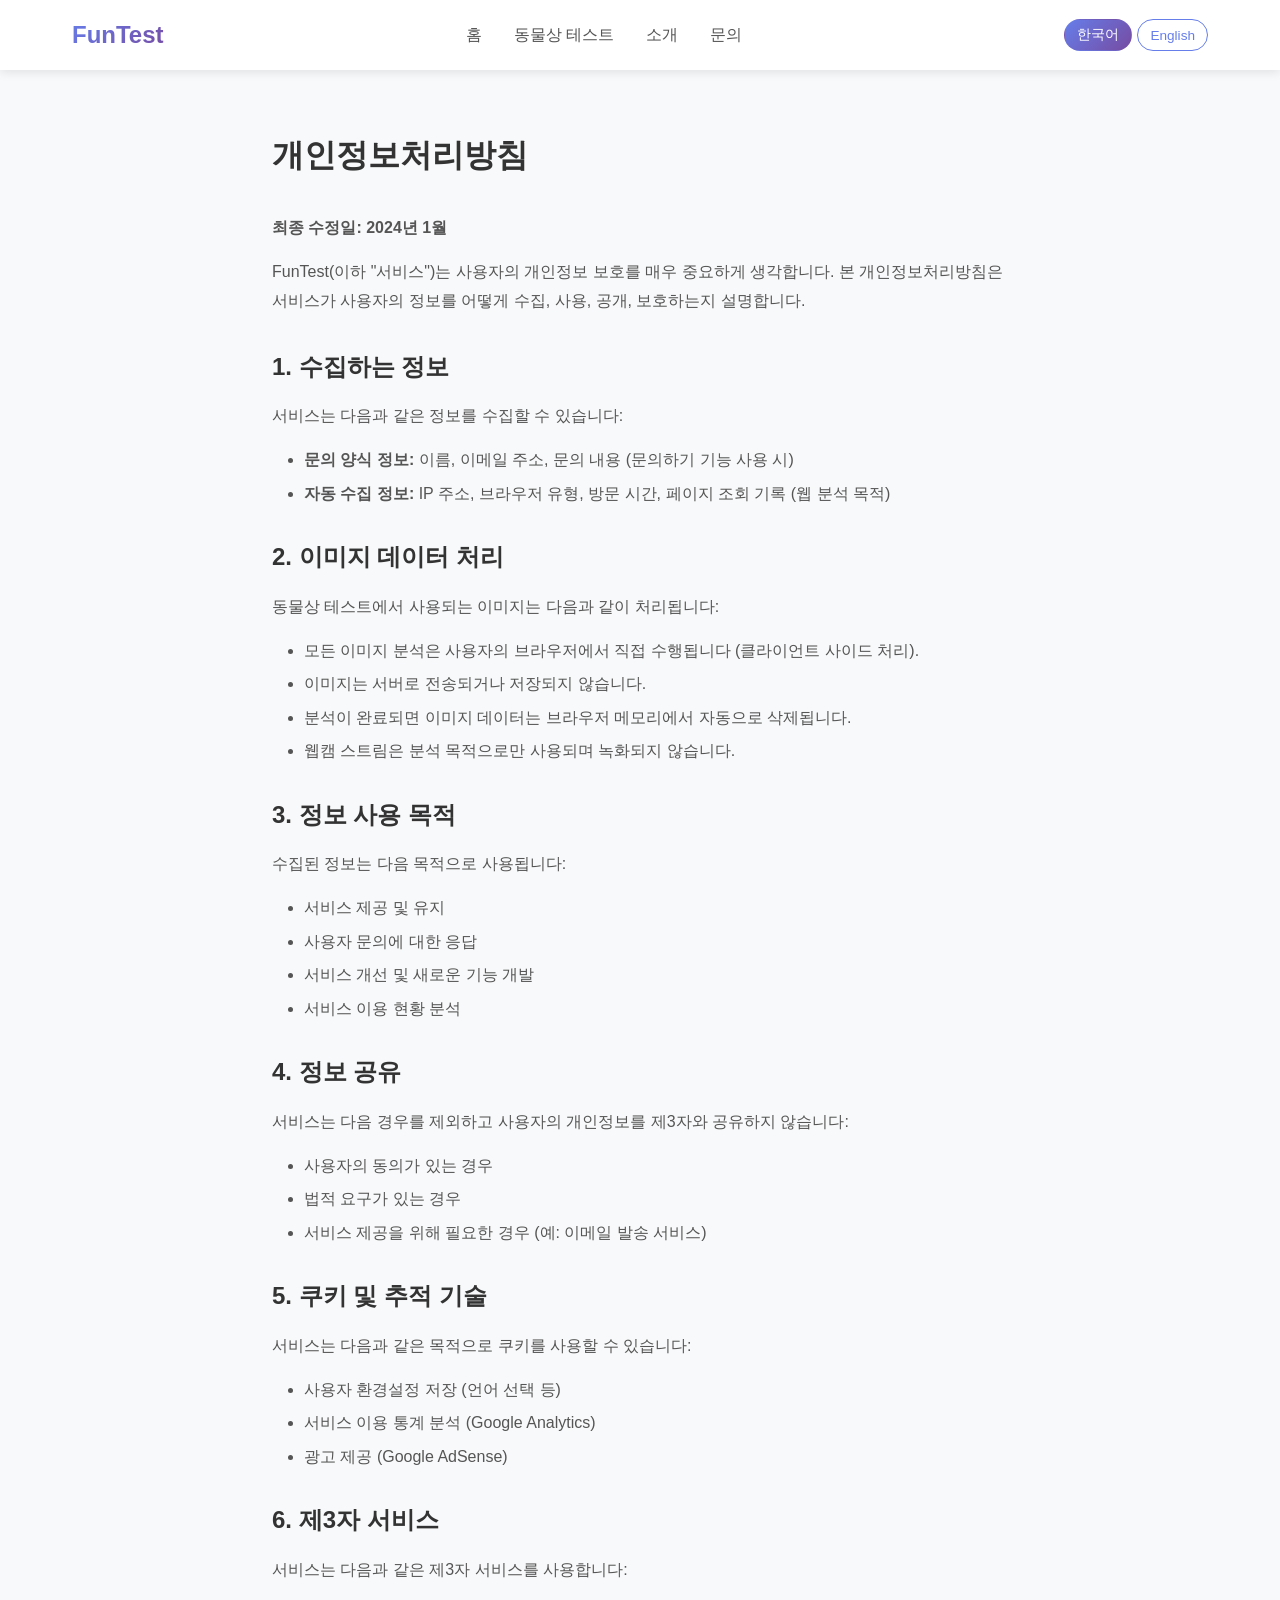
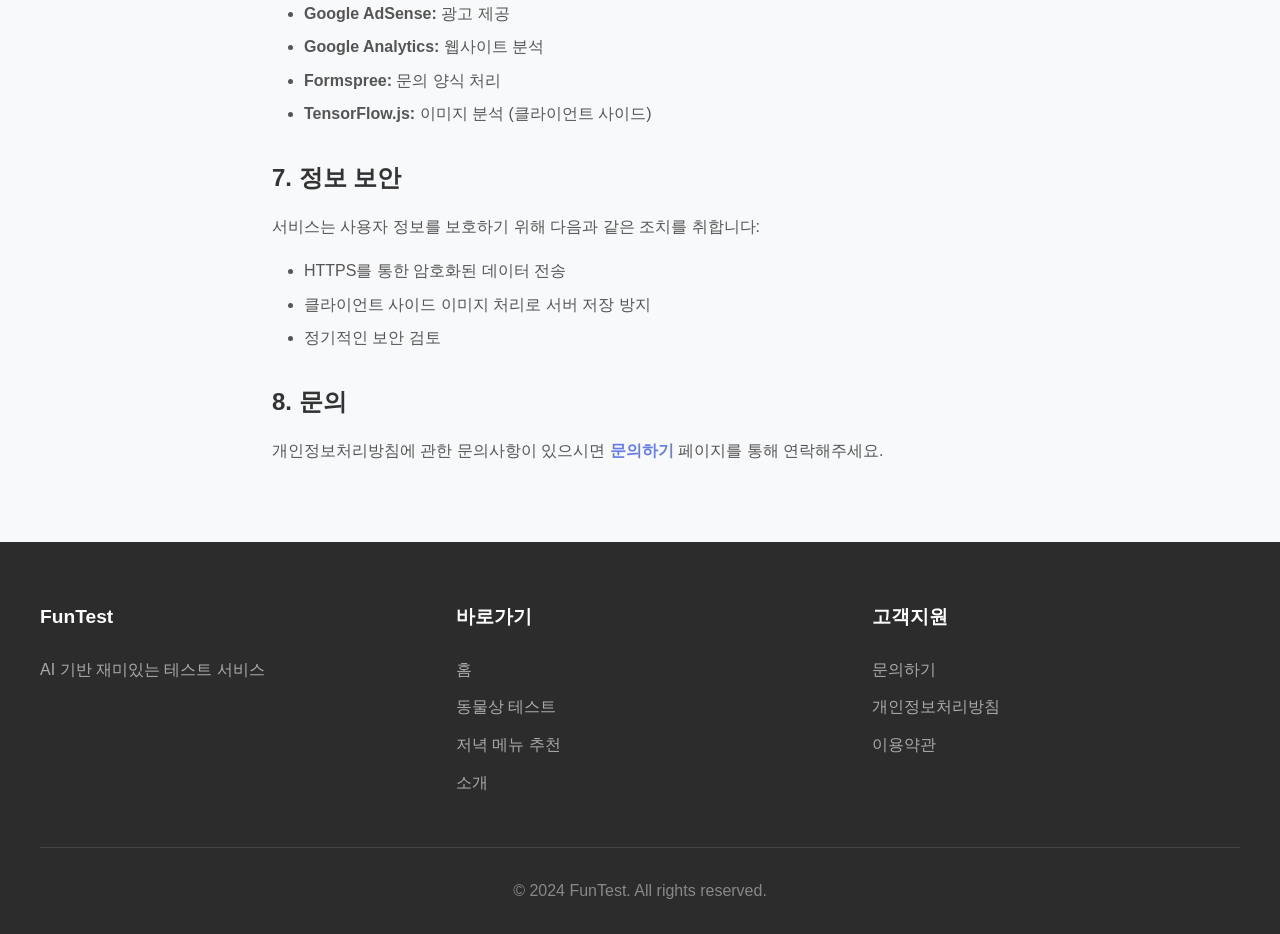
<file: privacy.html>
<!DOCTYPE html>
<html lang="ko">
<head>
    <!-- Google tag (gtag.js) -->
<script async src="https://www.googletagmanager.com/gtag/js?id=G-TB610V2PNJ"></script>
<script>
  window.dataLayer = window.dataLayer || [];
  function gtag(){dataLayer.push(arguments);}
  gtag('js', new Date());

  gtag('config', 'G-TB610V2PNJ');
</script>
    <meta charset="UTF-8">
    <meta name="viewport" content="width=device-width, initial-scale=1.0">
    <title>개인정보처리방침 | FunTest</title>
    <meta name="description" content="FunTest의 개인정보처리방침입니다. FunTest는 사용자의 개인정보 보호를 중요하게 생각하며, 수집하는 정보와 데이터 처리 방식을 투명하게 공개합니다.">
    <link rel="icon" href="favicon.svg" type="image/svg+xml">
    <link rel="stylesheet" href="style.css">
    <script async src="https://pagead2.googlesyndication.com/pagead/js/adsbygoogle.js?client=ca-pub-7091768814337632"
     crossorigin="anonymous"></script>
<script type="text/javascript">
    (function(c,l,a,r,i,t,y){
        c[a]=c[a]||function(){(c[a].q=c[a].q||[]).push(arguments)};
        t=l.createElement(r);t.async=1;t.src="https://www.clarity.ms/tag/"+i;
        y=l.getElementsByTagName(r)[0];y.parentNode.insertBefore(t,y);
    })(window, document, "clarity", "script", "va3ctwopv7");
</script>
<script type="application/ld+json">
    {
      "@context": "https://schema.org",
      "@type": "WebPage",
      "name": "개인정보처리방침 | FunTest",
      "url": "https://product-builder-lecture-5s2.pages.dev/privacy.html",
      "description": "FunTest의 개인정보처리방침입니다. FunTest는 사용자의 개인정보 보호를 중요하게 생각하며, 수집하는 정보와 데이터 처리 방식을 투명하게 공개합니다.",
      "isPartOf": {
        "@type": "WebSite",
        "name": "FunTest",
        "url": "https://product-builder-lecture-5s2.pages.dev/"
      }
    }
    </script>
</head>
<body>
    <!-- Navigation -->
    <nav class="main-nav">
        <div class="nav-container">
            <a href="index.html" class="logo">FunTest</a>
            <ul class="nav-links">
                <li><a href="index.html" data-i18n="nav_home">홈</a></li>
                <li><a href="animal.html" data-i18n="nav_animal_test">동물상 테스트</a></li>
                <li><a href="about.html" data-i18n="nav_about">소개</a></li>
                <li><a href="contact.html" data-i18n="nav_contact">문의</a></li>
            </ul>
            <div class="lang-switcher">
                <button class="lang-btn" data-lang="ko">한국어</button>
                <button class="lang-btn" data-lang="en">English</button>
            </div>
            <button class="mobile-menu-btn" id="mobile-menu-btn">
                <span></span>
                <span></span>
                <span></span>
            </button>
        </div>
    </nav>

    <div class="page-container" id="privacy-content-ko">
        <h1>개인정보처리방침</h1>
        <p><strong>최종 수정일: 2024년 1월</strong></p>

        <p>FunTest(이하 "서비스")는 사용자의 개인정보 보호를 매우 중요하게 생각합니다. 본 개인정보처리방침은 서비스가 사용자의 정보를 어떻게 수집, 사용, 공개, 보호하는지 설명합니다.</p>

        <h2>1. 수집하는 정보</h2>
        <p>서비스는 다음과 같은 정보를 수집할 수 있습니다:</p>
        <ul>
            <li><strong>문의 양식 정보:</strong> 이름, 이메일 주소, 문의 내용 (문의하기 기능 사용 시)</li>
            <li><strong>자동 수집 정보:</strong> IP 주소, 브라우저 유형, 방문 시간, 페이지 조회 기록 (웹 분석 목적)</li>
        </ul>

        <h2>2. 이미지 데이터 처리</h2>
        <p>동물상 테스트에서 사용되는 이미지는 다음과 같이 처리됩니다:</p>
        <ul>
            <li>모든 이미지 분석은 사용자의 브라우저에서 직접 수행됩니다 (클라이언트 사이드 처리).</li>
            <li>이미지는 서버로 전송되거나 저장되지 않습니다.</li>
            <li>분석이 완료되면 이미지 데이터는 브라우저 메모리에서 자동으로 삭제됩니다.</li>
            <li>웹캠 스트림은 분석 목적으로만 사용되며 녹화되지 않습니다.</li>
        </ul>

        <h2>3. 정보 사용 목적</h2>
        <p>수집된 정보는 다음 목적으로 사용됩니다:</p>
        <ul>
            <li>서비스 제공 및 유지</li>
            <li>사용자 문의에 대한 응답</li>
            <li>서비스 개선 및 새로운 기능 개발</li>
            <li>서비스 이용 현황 분석</li>
        </ul>

        <h2>4. 정보 공유</h2>
        <p>서비스는 다음 경우를 제외하고 사용자의 개인정보를 제3자와 공유하지 않습니다:</p>
        <ul>
            <li>사용자의 동의가 있는 경우</li>
            <li>법적 요구가 있는 경우</li>
            <li>서비스 제공을 위해 필요한 경우 (예: 이메일 발송 서비스)</li>
        </ul>

        <h2>5. 쿠키 및 추적 기술</h2>
        <p>서비스는 다음과 같은 목적으로 쿠키를 사용할 수 있습니다:</p>
        <ul>
            <li>사용자 환경설정 저장 (언어 선택 등)</li>
            <li>서비스 이용 통계 분석 (Google Analytics)</li>
            <li>광고 제공 (Google AdSense)</li>
        </ul>

        <h2>6. 제3자 서비스</h2>
        <p>서비스는 다음과 같은 제3자 서비스를 사용합니다:</p>
        <ul>
            <li><strong>Google AdSense:</strong> 광고 제공</li>
            <li><strong>Google Analytics:</strong> 웹사이트 분석</li>
            <li><strong>Formspree:</strong> 문의 양식 처리</li>
            <li><strong>TensorFlow.js:</strong> 이미지 분석 (클라이언트 사이드)</li>
        </ul>

        <h2>7. 정보 보안</h2>
        <p>서비스는 사용자 정보를 보호하기 위해 다음과 같은 조치를 취합니다:</p>
        <ul>
            <li>HTTPS를 통한 암호화된 데이터 전송</li>
            <li>클라이언트 사이드 이미지 처리로 서버 저장 방지</li>
            <li>정기적인 보안 검토</li>
        </ul>

        <h2>8. 문의</h2>
        <p>개인정보처리방침에 관한 문의사항이 있으시면 <a href="contact.html" class="text-link">문의하기</a> 페이지를 통해 연락해주세요.</p>
    </div>

    <div class="page-container" id="privacy-content-en" style="display: none;">
        <h1>Privacy Policy</h1>
        <p><strong>Last Updated: January 2024</strong></p>

        <p>FunTest ("Service") takes your privacy very seriously. This Privacy Policy explains how we collect, use, disclose, and protect your information.</p>

        <h2>1. Information We Collect</h2>
        <p>The Service may collect the following information:</p>
        <ul>
            <li><strong>Contact Form Information:</strong> Name, email address, message content (when using the contact feature)</li>
            <li><strong>Automatically Collected Information:</strong> IP address, browser type, visit time, page views (for web analytics)</li>
        </ul>

        <h2>2. Image Data Processing</h2>
        <p>Images used in the Animal Type Test are processed as follows:</p>
        <ul>
            <li>All image analysis is performed directly in your browser (client-side processing).</li>
            <li>Images are not sent to or stored on any server.</li>
            <li>Image data is automatically deleted from browser memory after analysis.</li>
            <li>Webcam streams are used only for analysis purposes and are not recorded.</li>
        </ul>

        <h2>3. How We Use Information</h2>
        <p>Collected information is used for:</p>
        <ul>
            <li>Providing and maintaining the Service</li>
            <li>Responding to user inquiries</li>
            <li>Improving the Service and developing new features</li>
            <li>Analyzing Service usage</li>
        </ul>

        <h2>4. Information Sharing</h2>
        <p>We do not share your personal information with third parties except:</p>
        <ul>
            <li>With your consent</li>
            <li>When required by law</li>
            <li>When necessary for service provision (e.g., email services)</li>
        </ul>

        <h2>5. Cookies and Tracking</h2>
        <p>The Service may use cookies for:</p>
        <ul>
            <li>Saving user preferences (language selection, etc.)</li>
            <li>Usage analytics (Google Analytics)</li>
            <li>Advertising (Google AdSense)</li>
        </ul>

        <h2>6. Third-Party Services</h2>
        <p>The Service uses the following third-party services:</p>
        <ul>
            <li><strong>Google AdSense:</strong> Advertising</li>
            <li><strong>Google Analytics:</strong> Website analytics</li>
            <li><strong>Formspree:</strong> Contact form processing</li>
            <li><strong>TensorFlow.js:</strong> Image analysis (client-side)</li>
        </ul>

        <h2>7. Security</h2>
        <p>We protect your information through:</p>
        <ul>
            <li>Encrypted data transmission via HTTPS</li>
            <li>Client-side image processing to prevent server storage</li>
            <li>Regular security reviews</li>
        </ul>

        <h2>8. Contact</h2>
        <p>If you have questions about this Privacy Policy, please <a href="contact.html" class="text-link">contact us</a>.</p>
    </div>

    <!-- Footer -->
    <footer class="main-footer">
        <div class="footer-content">
            <div class="footer-section">
                <h4>FunTest</h4>
                <p data-i18n="footer_description">AI 기반 재미있는 테스트 서비스</p>
            </div>
            <div class="footer-section">
                <h4 data-i18n="footer_links">바로가기</h4>
                <ul>
                    <li><a href="index.html" data-i18n="nav_home">홈</a></li>
                    <li><a href="animal.html" data-i18n="nav_animal_test">동물상 테스트</a></li>
                    <li><a href="menu.html" data-i18n="menu_test_title">메뉴 추천</a></li>
                    <li><a href="about.html" data-i18n="nav_about">소개</a></li>
                </ul>
            </div>
            <div class="footer-section">
                <h4 data-i18n="footer_support">고객지원</h4>
                <ul>
                    <li><a href="contact.html" data-i18n="footer_contact">문의하기</a></li>
                    <li><a href="privacy.html" data-i18n="footer_privacy">개인정보처리방침</a></li>
                    <li><a href="terms.html" data-i18n="footer_terms">이용약관</a></li>
                </ul>
            </div>
        </div>
        <div class="footer-bottom">
            <p data-i18n="footer_copyright">© 2024 FunTest. All rights reserved.</p>
        </div>
    </footer>

    <script src="i18n.js"></script>
    <script>
        document.getElementById('mobile-menu-btn').addEventListener('click', function() {
            document.querySelector('.nav-links').classList.toggle('active');
            this.classList.toggle('active');
        });

        // Toggle content based on language
        function updatePrivacyContent() {
            const lang = window.i18n.getCurrentLanguage();
            document.getElementById('privacy-content-ko').style.display = lang === 'ko' ? 'block' : 'none';
            document.getElementById('privacy-content-en').style.display = lang === 'en' ? 'block' : 'none';
        }

        document.addEventListener('DOMContentLoaded', updatePrivacyContent);
        document.querySelectorAll('.lang-btn').forEach(btn => {
            btn.addEventListener('click', () => {
                setTimeout(updatePrivacyContent, 100);
            });
        });
    </script>
</body>
</html>
</file>
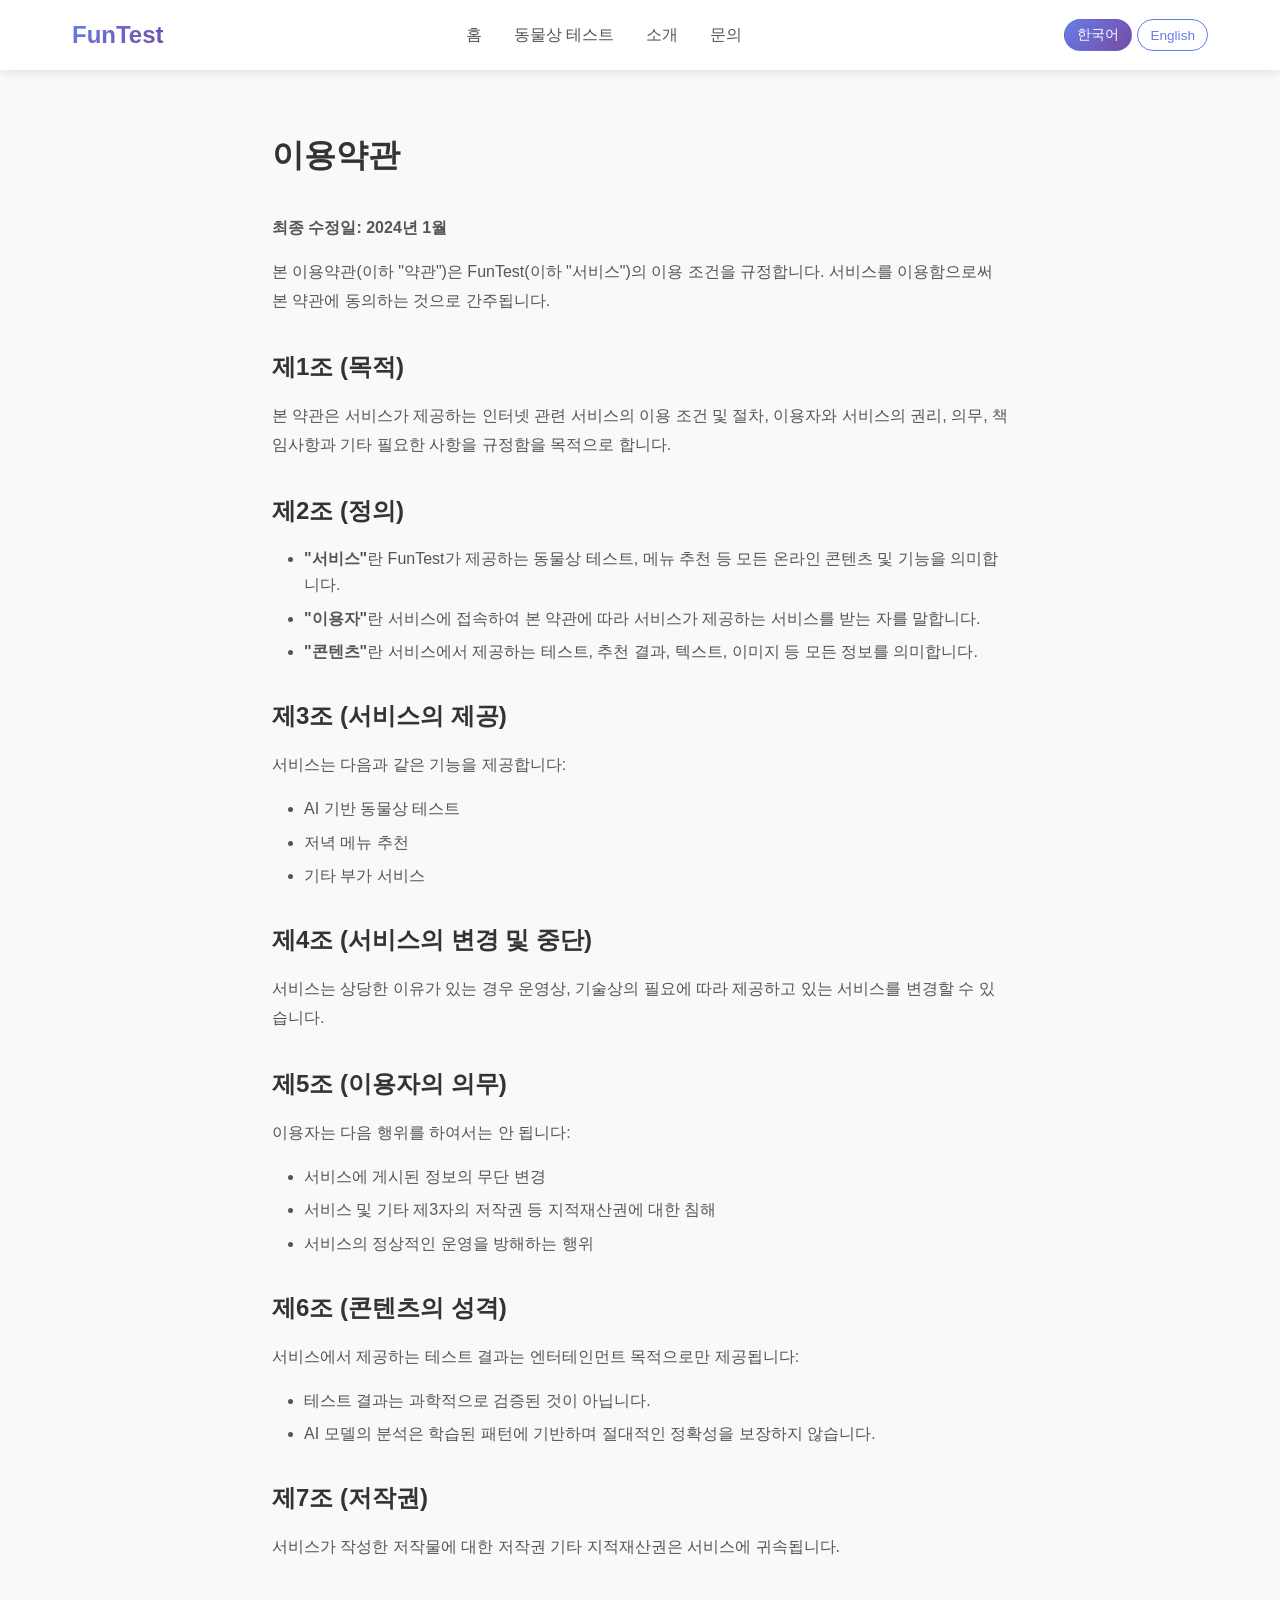
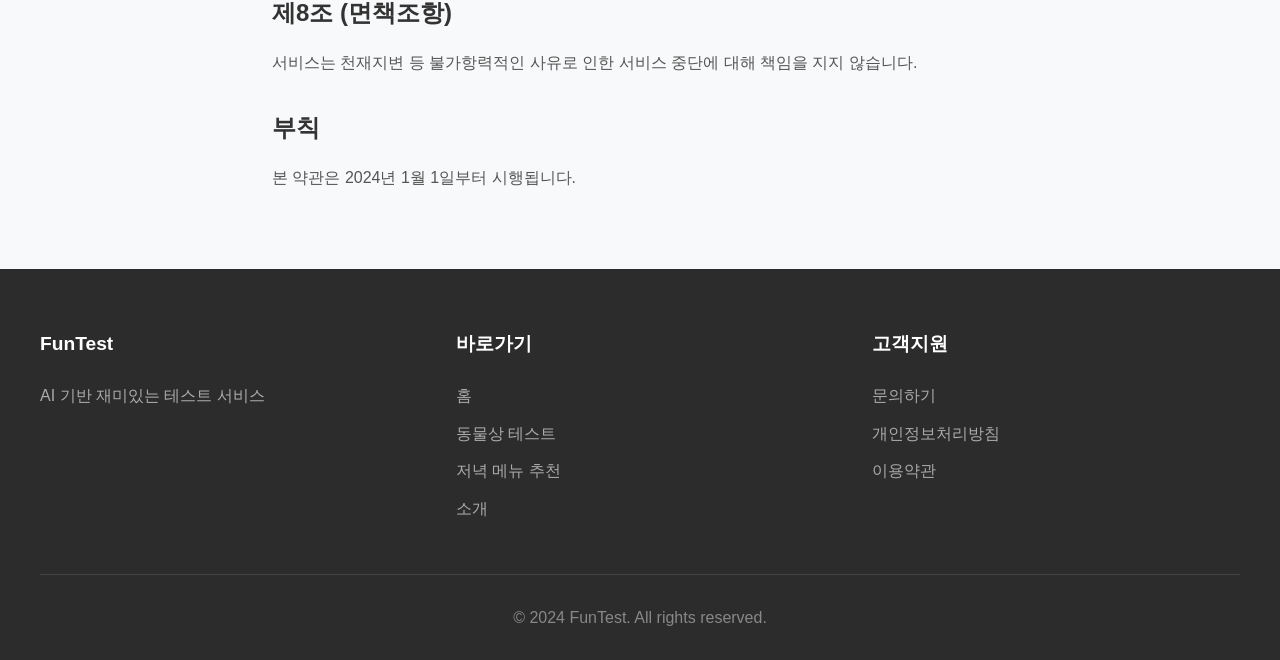
<file: terms.html>
<!DOCTYPE html>
<html lang="ko">
<head>
    <!-- Google tag (gtag.js) -->
<script async src="https://www.googletagmanager.com/gtag/js?id=G-TB610V2PNJ"></script>
<script>
  window.dataLayer = window.dataLayer || [];
  function gtag(){dataLayer.push(arguments);}
  gtag('js', new Date());

  gtag('config', 'G-TB610V2PNJ');
</script>
    <meta charset="UTF-8">
    <meta name="viewport" content="width=device-width, initial-scale=1.0">
    <title>이용약관 | FunTest</title>
    <meta name="description" content="FunTest 서비스 이용약관입니다. 서비스 이용 조건 및 절차, 이용자와 서비스의 권리, 의무, 책임사항을 확인하세요.">
    <link rel="icon" href="favicon.svg" type="image/svg+xml">
    <link rel="stylesheet" href="style.css">
    <script async src="https://pagead2.googlesyndication.com/pagead/js/adsbygoogle.js?client=ca-pub-7091768814337632"
     crossorigin="anonymous"></script>
<script type="text/javascript">
    (function(c,l,a,r,i,t,y){
        c[a]=c[a]||function(){(c[a].q=c[a].q||[]).push(arguments)};
        t=l.createElement(r);t.async=1;t.src="https://www.clarity.ms/tag/"+i;
        y=l.getElementsByTagName(r)[0];y.parentNode.insertBefore(t,y);
    })(window, document, "clarity", "script", "va3ctwopv7");
</script>
<script type="application/ld+json">
    {
      "@context": "https://schema.org",
      "@type": "WebPage",
      "name": "이용약관 | FunTest",
      "url": "https://product-builder-lecture-5s2.pages.dev/terms.html",
      "description": "FunTest 서비스 이용약관입니다. 서비스 이용 조건 및 절차, 이용자와 서비스의 권리, 의무, 책임사항을 확인하세요.",
      "isPartOf": {
        "@type": "WebSite",
        "name": "FunTest",
        "url": "https://product-builder-lecture-5s2.pages.dev/"
      }
    }
    </script>
</head>
<body>
    <!-- Navigation -->
    <nav class="main-nav">
        <div class="nav-container">
            <a href="index.html" class="logo">FunTest</a>
            <ul class="nav-links">
                <li><a href="index.html" data-i18n="nav_home">홈</a></li>
                <li><a href="animal.html" data-i18n="nav_animal_test">동물상 테스트</a></li>
                <li><a href="about.html" data-i18n="nav_about">소개</a></li>
                <li><a href="contact.html" data-i18n="nav_contact">문의</a></li>
            </ul>
            <div class="lang-switcher">
                <button class="lang-btn" data-lang="ko">한국어</button>
                <button class="lang-btn" data-lang="en">English</button>
            </div>
            <button class="mobile-menu-btn" id="mobile-menu-btn">
                <span></span>
                <span></span>
                <span></span>
            </button>
        </div>
    </nav>

    <div class="page-container" id="terms-content-ko">
        <h1>이용약관</h1>
        <p><strong>최종 수정일: 2024년 1월</strong></p>

        <p>본 이용약관(이하 "약관")은 FunTest(이하 "서비스")의 이용 조건을 규정합니다. 서비스를 이용함으로써 본 약관에 동의하는 것으로 간주됩니다.</p>

        <h2>제1조 (목적)</h2>
        <p>본 약관은 서비스가 제공하는 인터넷 관련 서비스의 이용 조건 및 절차, 이용자와 서비스의 권리, 의무, 책임사항과 기타 필요한 사항을 규정함을 목적으로 합니다.</p>

        <h2>제2조 (정의)</h2>
        <ul>
            <li><strong>"서비스"</strong>란 FunTest가 제공하는 동물상 테스트, 메뉴 추천 등 모든 온라인 콘텐츠 및 기능을 의미합니다.</li>
            <li><strong>"이용자"</strong>란 서비스에 접속하여 본 약관에 따라 서비스가 제공하는 서비스를 받는 자를 말합니다.</li>
            <li><strong>"콘텐츠"</strong>란 서비스에서 제공하는 테스트, 추천 결과, 텍스트, 이미지 등 모든 정보를 의미합니다.</li>
        </ul>

        <h2>제3조 (서비스의 제공)</h2>
        <p>서비스는 다음과 같은 기능을 제공합니다:</p>
        <ul>
            <li>AI 기반 동물상 테스트</li>
            <li>저녁 메뉴 추천</li>
            <li>기타 부가 서비스</li>
        </ul>

        <h2>제4조 (서비스의 변경 및 중단)</h2>
        <p>서비스는 상당한 이유가 있는 경우 운영상, 기술상의 필요에 따라 제공하고 있는 서비스를 변경할 수 있습니다.</p>

        <h2>제5조 (이용자의 의무)</h2>
        <p>이용자는 다음 행위를 하여서는 안 됩니다:</p>
        <ul>
            <li>서비스에 게시된 정보의 무단 변경</li>
            <li>서비스 및 기타 제3자의 저작권 등 지적재산권에 대한 침해</li>
            <li>서비스의 정상적인 운영을 방해하는 행위</li>
        </ul>

        <h2>제6조 (콘텐츠의 성격)</h2>
        <p>서비스에서 제공하는 테스트 결과는 엔터테인먼트 목적으로만 제공됩니다:</p>
        <ul>
            <li>테스트 결과는 과학적으로 검증된 것이 아닙니다.</li>
            <li>AI 모델의 분석은 학습된 패턴에 기반하며 절대적인 정확성을 보장하지 않습니다.</li>
        </ul>

        <h2>제7조 (저작권)</h2>
        <p>서비스가 작성한 저작물에 대한 저작권 기타 지적재산권은 서비스에 귀속됩니다.</p>

        <h2>제8조 (면책조항)</h2>
        <p>서비스는 천재지변 등 불가항력적인 사유로 인한 서비스 중단에 대해 책임을 지지 않습니다.</p>

        <h2>부칙</h2>
        <p>본 약관은 2024년 1월 1일부터 시행됩니다.</p>
    </div>

    <div class="page-container" id="terms-content-en" style="display: none;">
        <h1>Terms of Service</h1>
        <p><strong>Last Updated: January 2024</strong></p>

        <p>These Terms of Service ("Terms") govern your use of FunTest ("Service"). By using the Service, you agree to these Terms.</p>

        <h2>Article 1 (Purpose)</h2>
        <p>These Terms establish the conditions, procedures, rights, obligations, and responsibilities for using the internet services provided by the Service.</p>

        <h2>Article 2 (Definitions)</h2>
        <ul>
            <li><strong>"Service"</strong> means all online content and features provided by FunTest, including Animal Type Test and Menu Recommendations.</li>
            <li><strong>"User"</strong> means anyone who accesses and uses the Service according to these Terms.</li>
            <li><strong>"Content"</strong> means all information provided by the Service, including test results, recommendations, text, and images.</li>
        </ul>

        <h2>Article 3 (Service Provision)</h2>
        <p>The Service provides the following features:</p>
        <ul>
            <li>AI-based Animal Type Test</li>
            <li>Dinner Menu Recommendations</li>
            <li>Other supplementary services</li>
        </ul>

        <h2>Article 4 (Service Changes and Suspension)</h2>
        <p>The Service may change its offerings for operational or technical reasons when there is a valid reason.</p>

        <h2>Article 5 (User Obligations)</h2>
        <p>Users must not:</p>
        <ul>
            <li>Unauthorized modification of information posted on the Service</li>
            <li>Infringement of intellectual property rights of the Service or third parties</li>
            <li>Interference with normal operation of the Service</li>
        </ul>

        <h2>Article 6 (Nature of Content)</h2>
        <p>Test results provided by the Service are for entertainment purposes only:</p>
        <ul>
            <li>Test results are not scientifically verified.</li>
            <li>AI model analysis is based on learned patterns and does not guarantee absolute accuracy.</li>
        </ul>

        <h2>Article 7 (Copyright)</h2>
        <p>Copyright and other intellectual property rights for works created by the Service belong to the Service.</p>

        <h2>Article 8 (Disclaimer)</h2>
        <p>The Service is not responsible for service interruptions due to force majeure circumstances such as natural disasters.</p>

        <h2>Supplementary Provisions</h2>
        <p>These Terms are effective from January 1, 2024.</p>
    </div>

    <!-- Footer -->
    <footer class="main-footer">
        <div class="footer-content">
            <div class="footer-section">
                <h4>FunTest</h4>
                <p data-i18n="footer_description">AI 기반 재미있는 테스트 서비스</p>
            </div>
            <div class="footer-section">
                <h4 data-i18n="footer_links">바로가기</h4>
                <ul>
                    <li><a href="index.html" data-i18n="nav_home">홈</a></li>
                    <li><a href="animal.html" data-i18n="nav_animal_test">동물상 테스트</a></li>
                    <li><a href="menu.html" data-i18n="menu_test_title">메뉴 추천</a></li>
                    <li><a href="about.html" data-i18n="nav_about">소개</a></li>
                </ul>
            </div>
            <div class="footer-section">
                <h4 data-i18n="footer_support">고객지원</h4>
                <ul>
                    <li><a href="contact.html" data-i18n="footer_contact">문의하기</a></li>
                    <li><a href="privacy.html" data-i18n="footer_privacy">개인정보처리방침</a></li>
                    <li><a href="terms.html" data-i18n="footer_terms">이용약관</a></li>
                </ul>
            </div>
        </div>
        <div class="footer-bottom">
            <p data-i18n="footer_copyright">© 2024 FunTest. All rights reserved.</p>
        </div>
    </footer>

    <script src="i18n.js"></script>
    <script>
        document.getElementById('mobile-menu-btn').addEventListener('click', function() {
            document.querySelector('.nav-links').classList.toggle('active');
            this.classList.toggle('active');
        });

        // Toggle content based on language
        function updateTermsContent() {
            const lang = window.i18n.getCurrentLanguage();
            document.getElementById('terms-content-ko').style.display = lang === 'ko' ? 'block' : 'none';
            document.getElementById('terms-content-en').style.display = lang === 'en' ? 'block' : 'none';
        }

        document.addEventListener('DOMContentLoaded', updateTermsContent);
        document.querySelectorAll('.lang-btn').forEach(btn => {
            btn.addEventListener('click', () => {
                setTimeout(updateTermsContent, 100);
            });
        });
    </script>
</body>
</html>
</file>
<file: style.css>
/* Reset and Base Styles */
* {
    margin: 0;
    padding: 0;
    box-sizing: border-box;
}

body {
    font-family: -apple-system, BlinkMacSystemFont, "Segoe UI", Roboto, Helvetica, Arial, sans-serif;
    line-height: 1.6;
    color: #333;
    background-color: #f8f9fa;
}

a {
    text-decoration: none;
    color: inherit;
}

ul {
    list-style: none;
}

/* Navigation */
.main-nav {
    background: white;
    box-shadow: 0 2px 10px rgba(0, 0, 0, 0.1);
    position: sticky;
    top: 0;
    z-index: 1000;
}

.nav-container {
    max-width: 1200px;
    margin: 0 auto;
    padding: 1rem 2rem;
    display: flex;
    justify-content: space-between;
    align-items: center;
}

.logo {
    font-size: 1.5rem;
    font-weight: 700;
    background: linear-gradient(135deg, #667eea 0%, #764ba2 100%);
    -webkit-background-clip: text;
    -webkit-text-fill-color: transparent;
    background-clip: text;
}

.nav-links {
    display: flex;
    gap: 2rem;
}

.nav-links a {
    color: #555;
    font-weight: 500;
    transition: color 0.3s;
}

.nav-links a:hover,
.nav-links a.active {
    color: #667eea;
}

.mobile-menu-btn {
    display: none;
    flex-direction: column;
    gap: 5px;
    background: none;
    border: none;
    cursor: pointer;
    padding: 5px;
}

.mobile-menu-btn span {
    width: 25px;
    height: 3px;
    background: #333;
    border-radius: 2px;
    transition: 0.3s;
}

/* Language Switcher */
.lang-switcher {
    display: flex;
    gap: 5px;
    margin-left: 20px;
}

.lang-btn {
    background: transparent;
    border: 1px solid #667eea;
    color: #667eea;
    padding: 6px 12px;
    border-radius: 20px;
    font-size: 0.85rem;
    cursor: pointer;
    transition: all 0.3s ease;
}

.lang-btn:hover,
.lang-btn.active {
    background: linear-gradient(135deg, #667eea 0%, #764ba2 100%);
    color: white;
    border-color: transparent;
}

/* Hero Section */
.hero {
    background: linear-gradient(135deg, #667eea 0%, #764ba2 100%);
    color: white;
    padding: 80px 2rem;
    text-align: center;
}

.hero-content {
    max-width: 800px;
    margin: 0 auto;
}

.hero h1 {
    font-size: 2.5rem;
    margin-bottom: 1rem;
    font-weight: 700;
}

.hero p {
    font-size: 1.2rem;
    margin-bottom: 2rem;
    opacity: 0.9;
}

.cta-button {
    display: inline-block;
    background: white;
    color: #667eea;
    padding: 15px 40px;
    border-radius: 30px;
    font-weight: 600;
    font-size: 1.1rem;
    transition: transform 0.3s, box-shadow 0.3s;
}

.cta-button:hover {
    transform: translateY(-2px);
    box-shadow: 0 10px 30px rgba(0, 0, 0, 0.2);
}

/* Main Content */
.main-content {
    max-width: 1200px;
    margin: 0 auto;
    padding: 60px 2rem;
}

.section-title {
    font-size: 2rem;
    text-align: center;
    margin-bottom: 3rem;
    color: #333;
}

/* Featured Tests Section */
.featured-section {
    margin-bottom: 80px;
}

.test-grid {
    display: grid;
    grid-template-columns: repeat(auto-fit, minmax(300px, 1fr));
    gap: 2rem;
}

.test-card {
    background: white;
    border-radius: 16px;
    padding: 2rem;
    box-shadow: 0 4px 20px rgba(0, 0, 0, 0.08);
    transition: transform 0.3s, box-shadow 0.3s;
}

.test-card:hover {
    transform: translateY(-5px);
    box-shadow: 0 8px 30px rgba(0, 0, 0, 0.12);
}

.card-icon {
    font-size: 3rem;
    margin-bottom: 1rem;
}

.test-card h3 {
    font-size: 1.5rem;
    margin-bottom: 1rem;
    color: #333;
}

.test-card p {
    color: #666;
    margin-bottom: 1.5rem;
}

.card-features {
    margin-bottom: 1.5rem;
    padding-left: 1.5rem;
}

.card-features li {
    position: relative;
    margin-bottom: 0.5rem;
    color: #555;
}

.card-features li::before {
    content: "✓";
    position: absolute;
    left: -1.5rem;
    color: #667eea;
    font-weight: bold;
}

.card-button {
    display: inline-block;
    background: linear-gradient(135deg, #667eea 0%, #764ba2 100%);
    color: white;
    padding: 12px 30px;
    border-radius: 25px;
    font-weight: 600;
    transition: transform 0.3s, box-shadow 0.3s;
}

.card-button:hover {
    transform: translateY(-2px);
    box-shadow: 0 5px 20px rgba(102, 126, 234, 0.4);
}

/* How It Works Section */
.how-it-works {
    margin-bottom: 80px;
    padding: 60px 0;
    background: white;
    border-radius: 16px;
}

.steps-grid {
    display: grid;
    grid-template-columns: repeat(auto-fit, minmax(250px, 1fr));
    gap: 2rem;
    padding: 0 2rem;
}

.step {
    text-align: center;
    padding: 1.5rem;
}

.step-number {
    width: 60px;
    height: 60px;
    background: linear-gradient(135deg, #667eea 0%, #764ba2 100%);
    color: white;
    border-radius: 50%;
    display: flex;
    align-items: center;
    justify-content: center;
    font-size: 1.5rem;
    font-weight: 700;
    margin: 0 auto 1rem;
}

.step h3 {
    font-size: 1.25rem;
    margin-bottom: 0.75rem;
    color: #333;
}

.step p {
    color: #666;
}

/* About Section */
.about-section {
    margin-bottom: 80px;
    background: white;
    border-radius: 16px;
    padding: 3rem;
}

.about-content {
    max-width: 800px;
    margin: 0 auto;
    text-align: center;
}

.about-content p {
    color: #555;
    margin-bottom: 1.5rem;
    font-size: 1.1rem;
}

.text-link {
    color: #667eea;
    font-weight: 600;
    transition: color 0.3s;
}

.text-link:hover {
    color: #764ba2;
}

/* FAQ Section */
.faq-section {
    margin-bottom: 60px;
}

.faq-list {
    max-width: 800px;
    margin: 0 auto;
}

.faq-item {
    background: white;
    border-radius: 12px;
    margin-bottom: 1rem;
    box-shadow: 0 2px 10px rgba(0, 0, 0, 0.05);
}

.faq-item summary {
    padding: 1.25rem 1.5rem;
    font-weight: 600;
    cursor: pointer;
    color: #333;
    list-style: none;
    display: flex;
    justify-content: space-between;
    align-items: center;
}

.faq-item summary::-webkit-details-marker {
    display: none;
}

.faq-item summary::after {
    content: "+";
    font-size: 1.5rem;
    color: #667eea;
}

.faq-item[open] summary::after {
    content: "−";
}

.faq-item p {
    padding: 0 1.5rem 1.25rem;
    color: #666;
    line-height: 1.7;
}

/* Footer */
.main-footer {
    background: #2c2c2c;
    color: white;
    padding: 60px 2rem 30px;
}

.footer-content {
    max-width: 1200px;
    margin: 0 auto;
    display: grid;
    grid-template-columns: repeat(auto-fit, minmax(200px, 1fr));
    gap: 3rem;
}

.footer-section h4 {
    font-size: 1.2rem;
    margin-bottom: 1.5rem;
    color: white;
}

.footer-section p {
    color: #aaa;
}

.footer-section ul li {
    margin-bottom: 0.75rem;
}

.footer-section ul a {
    color: #aaa;
    transition: color 0.3s;
}

.footer-section ul a:hover {
    color: #667eea;
}

.footer-bottom {
    max-width: 1200px;
    margin: 40px auto 0;
    padding-top: 30px;
    border-top: 1px solid #444;
    text-align: center;
    color: #888;
}

/* Page Container (for sub pages) */
.page-container {
    max-width: 800px;
    margin: 0 auto;
    padding: 60px 2rem;
}

.page-container h1 {
    font-size: 2rem;
    margin-bottom: 2rem;
    color: #333;
}

.page-container h2 {
    font-size: 1.5rem;
    margin: 2rem 0 1rem;
    color: #333;
}

.page-container p {
    color: #555;
    margin-bottom: 1rem;
    line-height: 1.8;
}

.page-container ul {
    padding-left: 2rem;
    margin-bottom: 1.5rem;
}

.page-container ul li {
    list-style: disc;
    margin-bottom: 0.5rem;
    color: #555;
}

/* Contact Form */
.contact-form {
    background: white;
    border-radius: 16px;
    padding: 2rem;
    box-shadow: 0 4px 20px rgba(0, 0, 0, 0.08);
}

.form-group {
    margin-bottom: 1.5rem;
}

.form-group label {
    display: block;
    margin-bottom: 0.5rem;
    font-weight: 600;
    color: #333;
}

.form-group input,
.form-group textarea {
    width: 100%;
    padding: 12px 16px;
    border: 2px solid #e0e0e0;
    border-radius: 8px;
    font-size: 1rem;
    transition: border-color 0.3s;
}

.form-group input:focus,
.form-group textarea:focus {
    outline: none;
    border-color: #667eea;
}

.form-group textarea {
    min-height: 150px;
    resize: vertical;
}

.submit-btn {
    background: linear-gradient(135deg, #667eea 0%, #764ba2 100%);
    color: white;
    border: none;
    padding: 15px 40px;
    border-radius: 25px;
    font-size: 1rem;
    font-weight: 600;
    cursor: pointer;
    transition: transform 0.3s, box-shadow 0.3s;
}

.submit-btn:hover {
    transform: translateY(-2px);
    box-shadow: 0 5px 20px rgba(102, 126, 234, 0.4);
}

/* Menu Page Styles */
.menu-container {
    text-align: center;
    padding: 2rem;
}

.menu-display {
    background: white;
    border-radius: 16px;
    padding: 3rem;
    margin: 2rem 0;
    box-shadow: 0 4px 20px rgba(0, 0, 0, 0.08);
    min-height: 200px;
    display: flex;
    flex-direction: column;
    align-items: center;
    justify-content: center;
}

.menu-result {
    font-size: 2rem;
    font-weight: 700;
    color: #333;
    margin-bottom: 1rem;
}

.menu-category {
    color: #667eea;
    font-size: 1rem;
}

.recommend-btn {
    background: linear-gradient(135deg, #667eea 0%, #764ba2 100%);
    color: white;
    border: none;
    padding: 18px 50px;
    border-radius: 30px;
    font-size: 1.2rem;
    font-weight: 600;
    cursor: pointer;
    transition: transform 0.3s, box-shadow 0.3s;
}

.recommend-btn:hover {
    transform: translateY(-2px);
    box-shadow: 0 8px 30px rgba(102, 126, 234, 0.4);
}

/* Responsive Design */
@media (max-width: 768px) {
    .nav-container {
        flex-wrap: wrap;
    }

    .nav-links {
        display: none;
        position: absolute;
        top: 100%;
        left: 0;
        right: 0;
        background: white;
        flex-direction: column;
        padding: 1rem 2rem;
        box-shadow: 0 4px 10px rgba(0, 0, 0, 0.1);
    }

    .nav-links.active {
        display: flex;
    }

    .lang-switcher {
        order: 2;
        margin-left: auto;
        margin-right: 10px;
    }

    .mobile-menu-btn {
        display: flex;
        order: 3;
    }

    .mobile-menu-btn.active span:nth-child(1) {
        transform: rotate(45deg) translate(5px, 5px);
    }

    .mobile-menu-btn.active span:nth-child(2) {
        opacity: 0;
    }

    .mobile-menu-btn.active span:nth-child(3) {
        transform: rotate(-45deg) translate(7px, -6px);
    }

    .hero h1 {
        font-size: 2rem;
    }

    .hero p {
        font-size: 1rem;
    }

    .section-title {
        font-size: 1.5rem;
    }

    .test-grid {
        grid-template-columns: 1fr;
    }

    .steps-grid {
        grid-template-columns: 1fr;
    }

    .footer-content {
        grid-template-columns: 1fr;
        text-align: center;
    }
}
</file>
